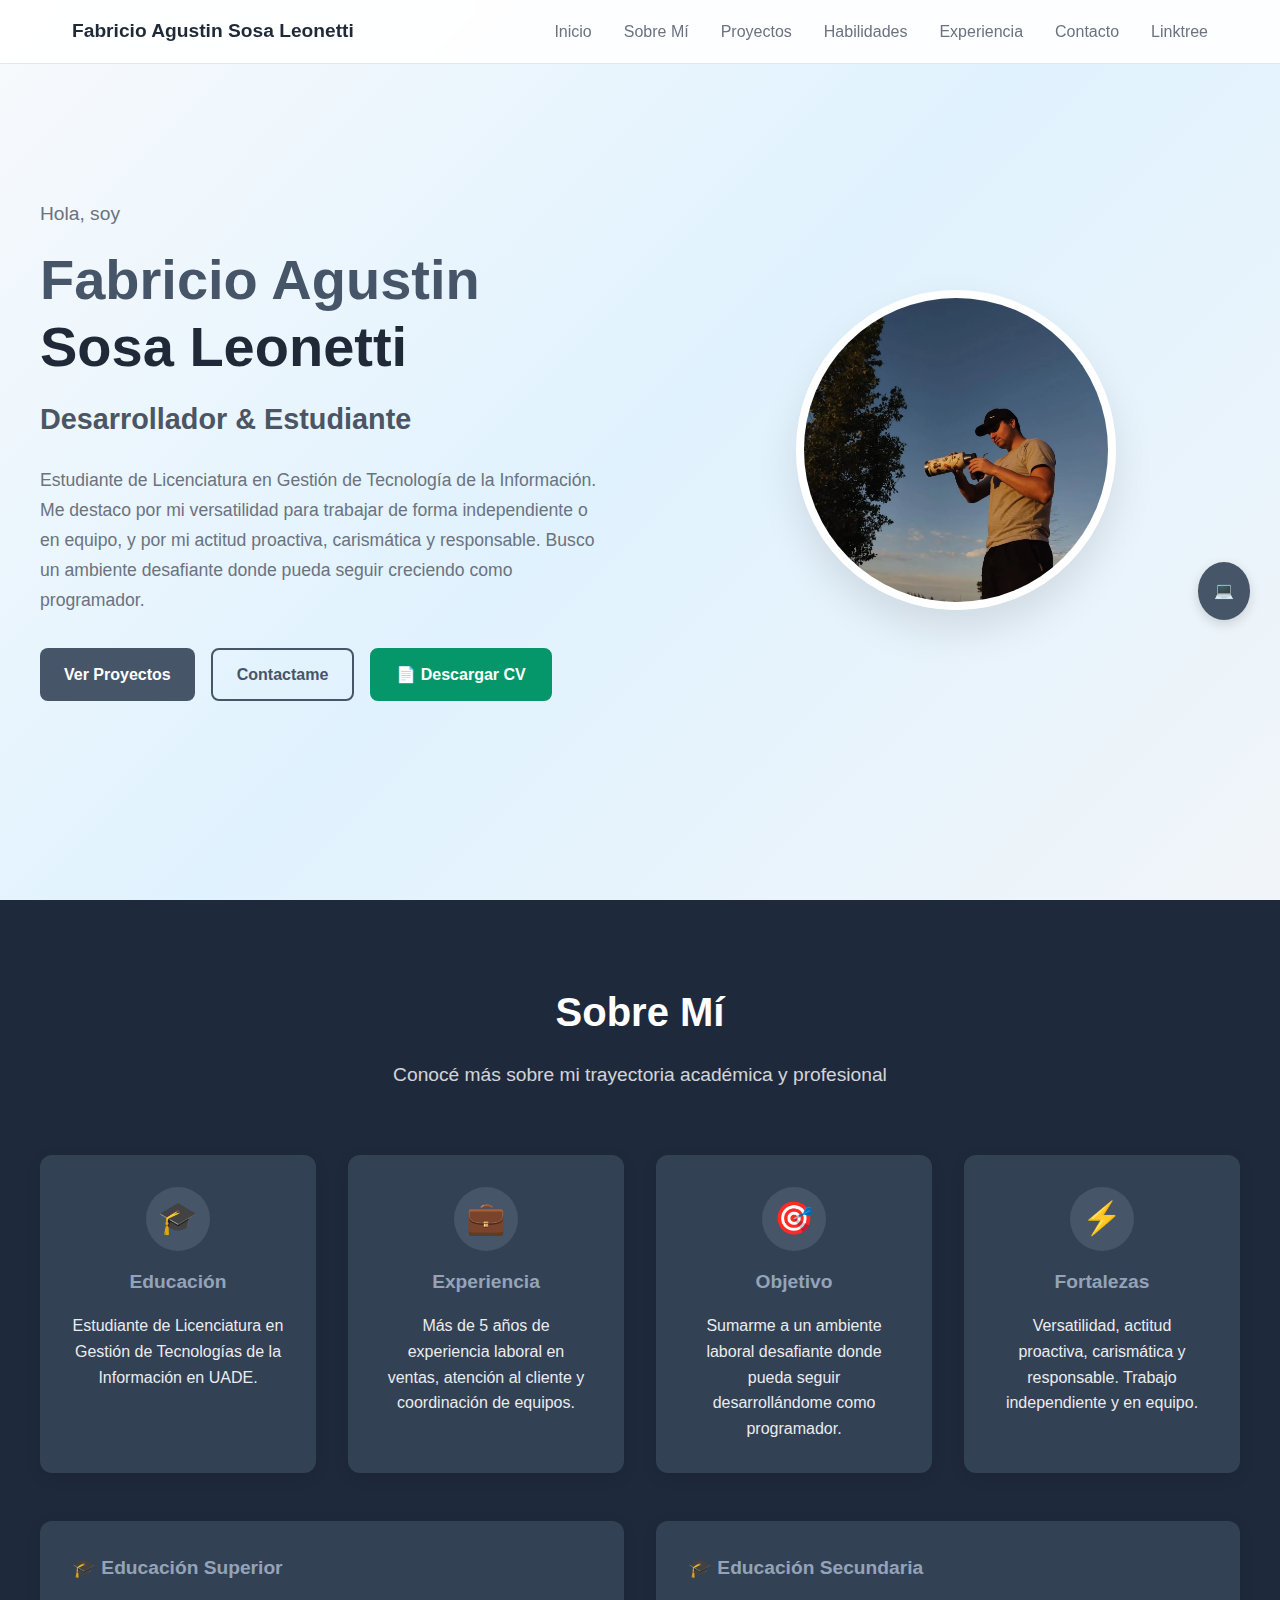
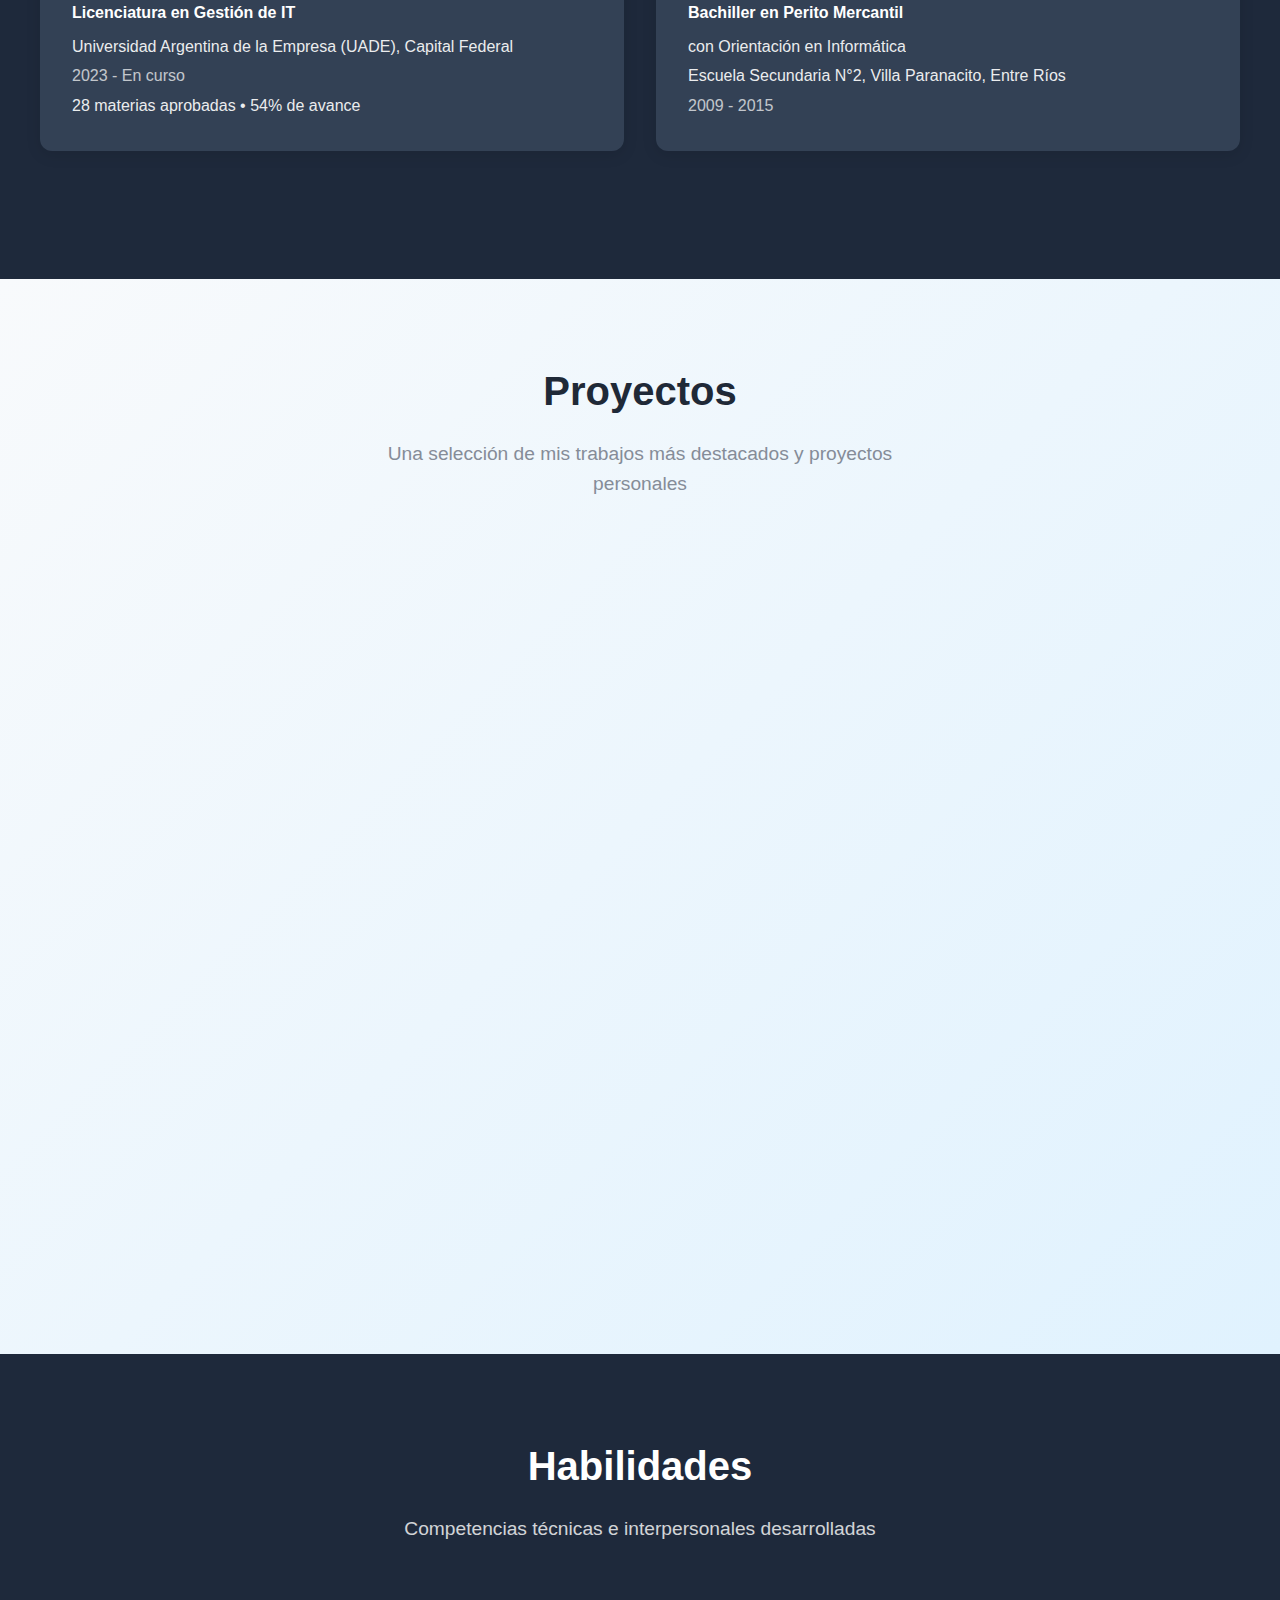
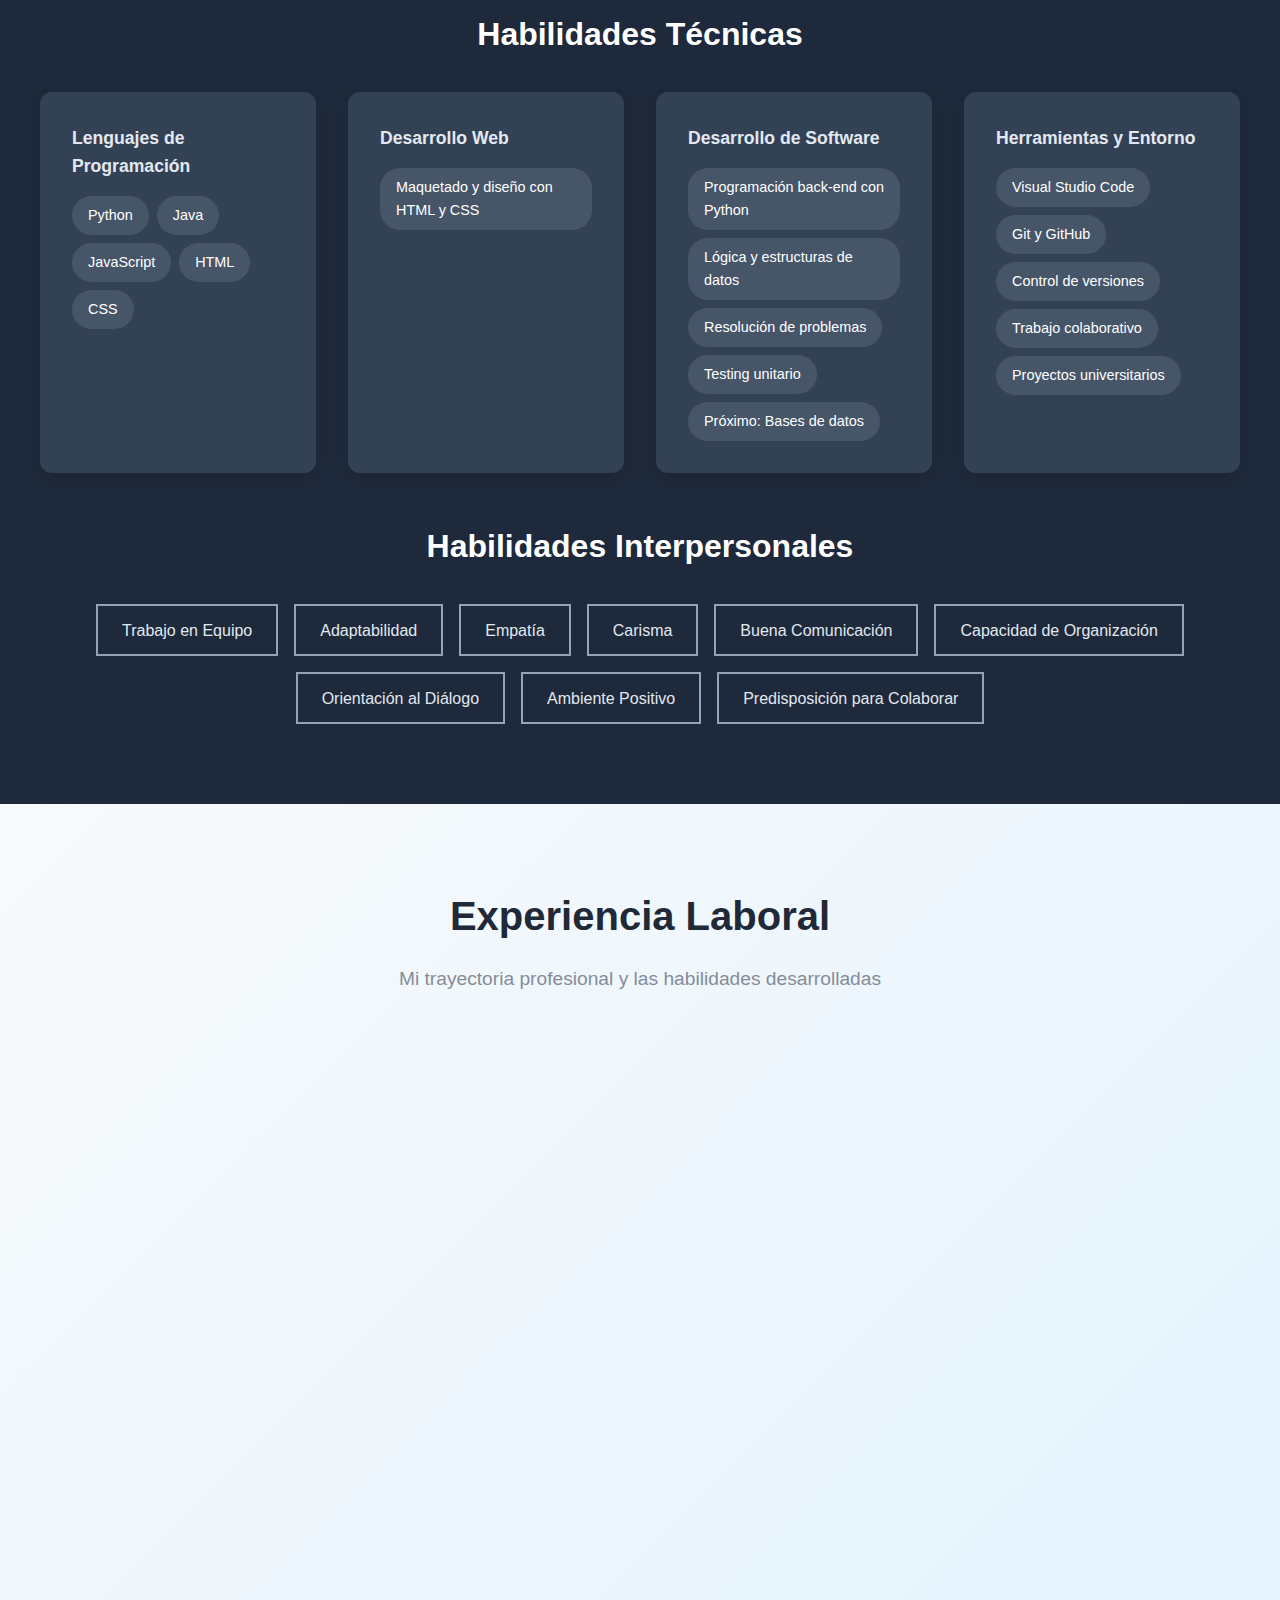
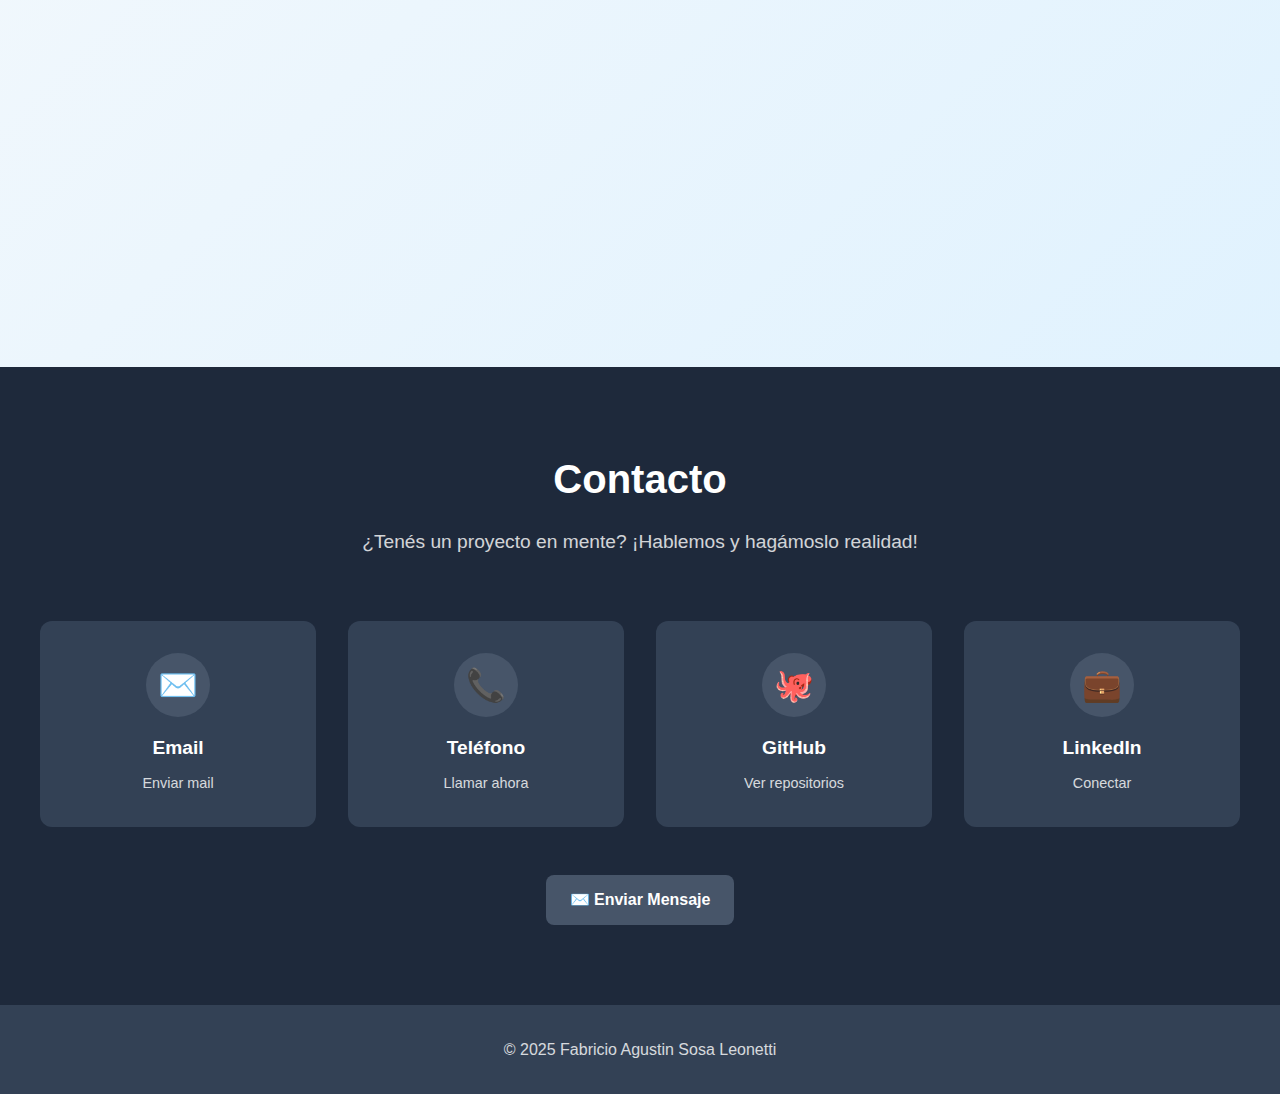
<file: index.html>
<!DOCTYPE html>
<html lang="es-AR">
<head>
    <meta charset="UTF-8">
    <meta name="viewport" content="width=device-width, initial-scale=1.0">
    <title>Portfolio - Fabricio Agustin Sosa Leonetti </title>
    <link rel="icon" href="Icono/wind.png" type="image/x-icon">
    <link rel="stylesheet" href="styles.css">
</head>
<body>
    <!-- Navegación -->
    <nav class="barra-navegacion">
        <div class="contenedor-navegacion">
            <div class="logo-navegacion">Fabricio Agustin Sosa Leonetti</div>
            <ul class="menu-navegacion" id="menuNavegacion">
                <li><a href="#inicio">Inicio</a></li>
                <li><a href="#sobre-mi">Sobre Mí</a></li>
                <li><a href="#proyectos">Proyectos</a></li>
                <li><a href="#habilidades">Habilidades</a></li>
                <li><a href="#experiencia">Experiencia</a></li>
                <li><a href="#contacto">Contacto</a></li>
                <li><a href="https://fsosaleonetti.github.io/linktree/" target="_blank">Linktree</a></li>
                
            </ul>
            <div class="menu-movil" id="menuMovil">
                <span></span>
                <span></span>
                <span></span>
            </div>
        </div>
    </nav>

    <!-- Sección Principal -->
    <section id="inicio" class="seccion-principal">
        <div class="contenedor-principal">
            <div class="contenido-principal">
                <p class="saludo-principal">Hola, soy</p>
                <h1 class="titulo-principal">
                    <span class="resaltado">Fabricio Agustin</span><br>
                    Sosa Leonetti
                </h1>
                <h2 class="subtitulo-principal">Desarrollador & Estudiante</h2>
                <p class="descripcion-principal">
                    Estudiante de Licenciatura en Gestión de Tecnología de la Información. Me destaco por mi versatilidad
                    para trabajar de forma independiente o en equipo, y por mi actitud proactiva, carismática y responsable.
                    Busco un ambiente desafiante donde pueda seguir creciendo como programador.
                </p>
                <div class="botones-principales">
                    <a href="#proyectos" class="boton boton-primario">Ver Proyectos</a>
                    <a href="mailto:fabricio.sosa.leonetti@outlook.com" class="boton boton-secundario">Contactame</a>
                    <a href="CV/Fabricio Sosa Leonetti - CV.pdf" download class="boton boton-terciario">📄 Descargar CV</a>
                </div>
            </div>
            <div class="imagen-principal">
                <img src="Foto/FabriMATE.webp" alt="Fabricio Sosa Leonetti" class="avatar-principal">
                <div class="insignia-principal">💻</div>
            </div>
        </div>
    </section>

    <!-- Sección Sobre Mí -->
    <section id="sobre-mi" class="seccion seccion-oscura">
        <div class="contenedor">
            <div class="encabezado-seccion">
                <h2 class="titulo-seccion">Sobre Mí</h2>
                <p class="subtitulo-seccion">Conocé más sobre mi trayectoria académica y profesional</p>
            </div>

            <div class="cuadricula-tarjetas">
                <div class="tarjeta tarjeta-oscura">
                    <div class="icono-tarjeta">🎓</div>
                    <h3 class="titulo-tarjeta" style="color: #94a3b8;">Educación</h3>
                    <p class="contenido-tarjeta">
                        Estudiante de Licenciatura en Gestión de Tecnologías de la Información en UADE.
                    </p>
                </div>

                <div class="tarjeta tarjeta-oscura">
                    <div class="icono-tarjeta">💼</div>
                    <h3 class="titulo-tarjeta" style="color: #94a3b8;">Experiencia</h3>
                    <p class="contenido-tarjeta">
                        Más de 5 años de experiencia laboral en ventas, atención al cliente y coordinación de equipos.
                    </p>
                </div>

                <div class="tarjeta tarjeta-oscura">
                    <div class="icono-tarjeta">🎯</div>
                    <h3 class="titulo-tarjeta" style="color: #94a3b8;">Objetivo</h3>
                    <p class="contenido-tarjeta">
                        Sumarme a un ambiente laboral desafiante donde pueda seguir desarrollándome como programador.
                    </p>
                </div>

                <div class="tarjeta tarjeta-oscura">
                    <div class="icono-tarjeta">⚡</div>
                    <h3 class="titulo-tarjeta" style="color: #94a3b8;">Fortalezas</h3>
                    <p class="contenido-tarjeta">
                        Versatilidad, actitud proactiva, carismática y responsable. Trabajo independiente y en equipo.
                    </p>
                </div>
            </div>

            <!-- Detalles de Educación -->
            <div class="cuadricula-tarjetas cuadricula-educacion">
                <div class="tarjeta tarjeta-oscura">
                    <h3 class="titulo-tarjeta" style="color: #94a3b8; text-align: left;">🎓 Educación Superior</h3>
                    <div style="text-align: left; margin-top: 1rem;">
                        <h4 style="font-weight: 600; margin-bottom: 0.5rem;">Licenciatura en Gestión de IT</h4>
                        <p style="opacity: 0.9; margin-bottom: 0.25rem;">Universidad Argentina de la Empresa (UADE), Capital Federal</p>
                        <p style="opacity: 0.7; margin-bottom: 0.25rem;">2023 - En curso</p>
                        <p style="opacity: 0.9;">28 materias aprobadas • 54% de avance</p>
                    </div>
                </div>

                <div class="tarjeta tarjeta-oscura">
                    <h3 class="titulo-tarjeta" style="color: #94a3b8; text-align: left;">🎓 Educación Secundaria</h3>
                    <div style="text-align: left; margin-top: 1rem;">
                        <h4 style="font-weight: 600; margin-bottom: 0.5rem;">Bachiller en Perito Mercantil</h4>
                        <p style="opacity: 0.9; margin-bottom: 0.25rem;">con Orientación en Informática</p>
                        <p style="opacity: 0.9; margin-bottom: 0.25rem;">Escuela Secundaria N°2, Villa Paranacito, Entre Ríos</p>
                        <p style="opacity: 0.7;">2009 - 2015</p>
                    </div>
                </div>
            </div>
        </div>
    </section>

    <!-- Sección Proyectos -->
    <section id="proyectos" class="seccion seccion-clara">
        <div class="contenedor">
            <div class="encabezado-seccion">
                <h2 class="titulo-seccion" style="color: #1f2937;">Proyectos</h2>
                <p class="subtitulo-seccion" style="color: #6b7280;">Una selección de mis trabajos más destacados y proyectos personales</p>
            </div>

            <div class="cuadricula-proyectos">
                <div class="tarjeta-proyecto aparecer-gradual">
                    <h3 class="titulo-proyecto">Página de Error 404</h3>
                    <p class="descripcion-proyecto">
                        Una página personalizada para cuando un usuario intenta acceder a una página que no existe. Diseño creativo con CSS y JavaScript interactivo.
                    </p>
                    <div class="tecnologias-proyecto">
                        <span class="etiqueta-tecnologia">HTML</span>
                        <span class="etiqueta-tecnologia">CSS</span>
                        <span class="etiqueta-tecnologia">JavaScript</span>
                    </div>
                    <a href="pagina-404.html" target="_blank" class="boton enlace-proyecto">🔗 Ver Proyecto</a>
                </div>

                <div class="tarjeta-proyecto aparecer-gradual">
                    <h3 class="titulo-proyecto">Galería de Imágenes</h3>
                    <p class="descripcion-proyecto">
                        Galería visual interactiva con efecto Lightbox, navegación por teclado y diseño responsivo. Perfecta para mostrar trabajos y proyectos.
                    </p>
                    <div class="tecnologias-proyecto">
                        <span class="etiqueta-tecnologia">HTML</span>
                        <span class="etiqueta-tecnologia">CSS</span>
                        <span class="etiqueta-tecnologia">JavaScript</span>
                    </div>
                    <a href="galeria-imagenes.html" target="_blank" class="boton enlace-proyecto">🔗 Ver Proyecto</a>
                </div>

                <div class="tarjeta-proyecto aparecer-gradual">
                    <h3 class="titulo-proyecto">Generador de Frases Aleatorias</h3>
                    <p class="descripcion-proyecto">
                        Aplicación que muestra frases motivacionales aleatorias con interfaz para agregar nuevas frases. Perfecta para inspiración diaria.
                    </p>
                    <div class="tecnologias-proyecto">
                        <span class="etiqueta-tecnologia">HTML</span>
                        <span class="etiqueta-tecnologia">CSS</span>
                        <span class="etiqueta-tecnologia">JavaScript</span>
                    </div>
                    <a href="generador-frases.html" target="_blank" class="boton enlace-proyecto">🔗 Ver Proyecto</a>
                </div>

                <div class="tarjeta-proyecto aparecer-gradual">
                    <h3 class="titulo-proyecto">Calculadora Básica</h3>
                    <p class="descripcion-proyecto">
                        Calculadora funcional con operaciones básicas, historial de cálculos y diseño responsivo. Interfaz intuitiva y fácil de usar.
                    </p>
                    <div class="tecnologias-proyecto">
                        <span class="etiqueta-tecnologia">HTML</span>
                        <span class="etiqueta-tecnologia">CSS</span>
                        <span class="etiqueta-tecnologia">JavaScript</span>
                    </div>
                    <a href="calculadora.html" target="_blank" class="boton enlace-proyecto">🔗 Ver Proyecto</a>
                </div>
            </div>
        </div>
    </section>

    <!-- Sección Habilidades -->
    <section id="habilidades" class="seccion seccion-oscura">
        <div class="contenedor">
            <div class="encabezado-seccion">
                <h2 class="titulo-seccion">Habilidades</h2>
                <p class="subtitulo-seccion">Competencias técnicas e interpersonales desarrolladas</p>
            </div>

            <!-- Habilidades Técnicas -->
            <div style="margin-bottom: 3rem;">
                <h3 style="font-size: 2rem; font-weight: bold; color: white; text-align: center; margin-bottom: 2rem;">Habilidades Técnicas</h3>
                <div class="cuadricula-habilidades">
                    <div class="tarjeta tarjeta-oscura">
                        <h4 style="color: #94a3b8; font-size: 1.1rem; margin-bottom: 1rem;">Lenguajes de Programación</h4>
                        <div class="etiquetas-habilidades">
                            <span class="etiqueta">Python</span>
                            <span class="etiqueta">Java</span>
                            <span class="etiqueta">JavaScript</span>
                            <span class="etiqueta">HTML</span>
                            <span class="etiqueta">CSS</span>
                        </div>
                    </div>

                    <div class="tarjeta tarjeta-oscura">
                        <h4 style="color: #94a3b8; font-size: 1.1rem; margin-bottom: 1rem;">Desarrollo Web</h4>
                        <div class="etiquetas-habilidades">
                            <span class="etiqueta">Maquetado y diseño con HTML y CSS</span>
                        </div>
                    </div>

                    <div class="tarjeta tarjeta-oscura">
                        <h4 style="color: #94a3b8; font-size: 1.1rem; margin-bottom: 1rem;">Desarrollo de Software</h4>
                        <div class="etiquetas-habilidades">
                            <span class="etiqueta">Programación back-end con Python</span>
                            <span class="etiqueta">Lógica y estructuras de datos</span>
                            <span class="etiqueta">Resolución de problemas</span>
                            <span class="etiqueta">Testing unitario</span>
                            <span class="etiqueta">Próximo: Bases de datos</span>
                        </div>
                    </div>

                    <div class="tarjeta tarjeta-oscura">
                        <h4 style="color: #94a3b8; font-size: 1.1rem; margin-bottom: 1rem;">Herramientas y Entorno</h4>
                        <div class="etiquetas-habilidades">
                            <span class="etiqueta">Visual Studio Code</span>
                            <span class="etiqueta">Git y GitHub</span>
                            <span class="etiqueta">Control de versiones</span>
                            <span class="etiqueta">Trabajo colaborativo</span>
                            <span class="etiqueta">Proyectos universitarios</span>
                        </div>
                    </div>
                </div>
            </div>

            <!-- Habilidades Interpersonales -->
            <div>
                <h3 style="font-size: 2rem; font-weight: bold; color: white; text-align: center; margin-bottom: 2rem;">Habilidades Interpersonales</h3>
                <div class="habilidades-interpersonales">
                    <span class="etiqueta-contorno">Trabajo en Equipo</span>
                    <span class="etiqueta-contorno">Adaptabilidad</span>
                    <span class="etiqueta-contorno">Empatía</span>
                    <span class="etiqueta-contorno">Carisma</span>
                    <span class="etiqueta-contorno">Buena Comunicación</span>
                    <span class="etiqueta-contorno">Capacidad de Organización</span>
                    <span class="etiqueta-contorno">Orientación al Diálogo</span>
                    <span class="etiqueta-contorno">Ambiente Positivo</span>
                    <span class="etiqueta-contorno">Predisposición para Colaborar</span>
                </div>
            </div>
        </div>
    </section>

    <!-- Sección Experiencia -->
    <section id="experiencia" class="seccion seccion-clara">
        <div class="contenedor">
            <div class="encabezado-seccion">
                <h2 class="titulo-seccion" style="color: #1f2937;">Experiencia Laboral</h2>
                <p class="subtitulo-seccion" style="color: #6b7280;">Mi trayectoria profesional y las habilidades desarrolladas</p>
            </div>

            <div class="lista-experiencia">
                <div class="elemento-experiencia aparecer-gradual">
                    <div class="encabezado-experiencia">
                        <div>
                            <h3 class="titulo-experiencia">Repartidor de Correspondencia</h3>
                            <p class="empresa-experiencia">Correo Argentino</p>
                        </div>
                        <div class="meta-experiencia">
                            <p class="periodo-experiencia">Abr. 2020 - Jul. 2021</p>
                            <p class="ubicacion-experiencia">📍 Gualeguaychú, Entre Ríos</p>
                        </div>
                    </div>
                    <p>Organización de rutas y entrega eficiente de correspondencia a domicilio.</p>
                </div>

                <div class="elemento-experiencia aparecer-gradual">
                    <div class="encabezado-experiencia">
                        <div>
                            <h3 class="titulo-experiencia">Bartender y Encargado de Caja</h3>
                            <p class="empresa-experiencia">Bares y Boliches</p>
                        </div>
                        <div class="meta-experiencia">
                            <p class="periodo-experiencia">Sep. 2016 - Mar. 2020</p>
                            <p class="ubicacion-experiencia">📍 Gualeguaychú, Entre Ríos</p>
                        </div>
                    </div>
                    <p>Manejo de caja durante toda la jornada. Atención al cliente y preparación de tragos.</p>
                </div>

                <div class="elemento-experiencia aparecer-gradual">
                    <div class="encabezado-experiencia">
                        <div>
                            <h3 class="titulo-experiencia">Jefe de Ventas</h3>
                            <p class="empresa-experiencia">De Punta A Punta Viajes</p>
                        </div>
                        <div class="meta-experiencia">
                            <p class="periodo-experiencia">Abr. 2016 - Oct. 2019</p>
                            <p class="ubicacion-experiencia">📍 Gualeguaychú, Entre Ríos</p>
                        </div>
                    </div>
                    <p>Venta de paquetes turísticos estudiantiles. Coordinación de grupos en viajes. Coordinación de reuniones informativas con padres y estudiantes.</p>
                </div>

                <div class="elemento-experiencia aparecer-gradual">
                    <div class="encabezado-experiencia">
                        <div>
                            <h3 class="titulo-experiencia">Responsable de Ventas</h3>
                            <p class="empresa-experiencia">Travel Rock S.A.</p>
                        </div>
                        <div class="meta-experiencia">
                            <p class="periodo-experiencia">May. 2016 - Sep. 2019</p>
                            <p class="ubicacion-experiencia">📍 Gualeguaychú, Entre Ríos</p>
                        </div>
                    </div>
                    <p>Asesoramiento sobre servicios y financiación. Coordinación de grupos en viajes.</p>
                </div>
            </div>
        </div>
    </section>

    <!-- Sección Contacto -->
    <section id="contacto" class="seccion seccion-oscura">
        <div class="contenedor">
            <div class="encabezado-seccion">
                <h2 class="titulo-seccion">Contacto</h2>
                <p class="subtitulo-seccion">¿Tenés un proyecto en mente? ¡Hablemos y hagámoslo realidad!</p>
            </div>

            <div class="cuadricula-contacto">
                <a href="mailto:fabricio.sosa.leonetti@outlook.com" class="tarjeta-contacto">
                    <div class="icono-contacto">✉️</div>
                    <h3 class="titulo-contacto">Email</h3>
                    <p class="subtitulo-contacto">Enviar mail</p>
                </a>

                <a href="tel:+5411265563733" class="tarjeta-contacto">
                    <div class="icono-contacto">📞</div>
                    <h3 class="titulo-contacto">Teléfono</h3>
                    <p class="subtitulo-contacto">Llamar ahora</p>
                </a>

                <a href="https://github.com/Fsosaleonetti" target="_blank" class="tarjeta-contacto">
                    <div class="icono-contacto">🐙</div>
                    <h3 class="titulo-contacto">GitHub</h3>
                    <p class="subtitulo-contacto">Ver repositorios</p>
                </a>

                <a href="https://www.linkedin.com/in/fabricio-agustin-sosa-leonetti-2b726b20a/" target="_blank" class="tarjeta-contacto">
                    <div class="icono-contacto">💼</div>
                    <h3 class="titulo-contacto">LinkedIn</h3>
                    <p class="subtitulo-contacto">Conectar</p>
                </a>
            </div>

            <div style="text-align: center; margin-top: 2rem;">
                <a href="mailto:fabricio.sosa.leonetti@outlook.com" class="boton boton-primario">
                    ✉️ Enviar Mensaje
                </a>
            </div>
        </div>
    </section>

    <!-- Pie de página -->
    <footer class="pie-pagina">
        <div class="contenedor">
            <p>© 2025 Fabricio Agustin Sosa Leonetti</p>
        </div>
    </footer>

    <script>
        // Alternar menú móvil
        const menuMovil = document.getElementById('menuMovil');
        const menuNavegacion = document.getElementById('menuNavegacion');

        menuMovil.addEventListener('click', () => {
            menuMovil.classList.toggle('activo');
            menuNavegacion.classList.toggle('activo');
        });

        // Cerrar menú móvil al hacer clic en un enlace
        document.querySelectorAll('.menu-navegacion a').forEach(enlace => {
            enlace.addEventListener('click', () => {
                menuMovil.classList.remove('activo');
                menuNavegacion.classList.remove('activo');
            });
        });

        // Desplazamiento suave para enlaces de navegación
        document.querySelectorAll('a[href^="#"]').forEach(ancla => {
            ancla.addEventListener('click', function (e) {
                e.preventDefault();
                const objetivo = document.querySelector(this.getAttribute('href'));
                if (objetivo) {
                    objetivo.scrollIntoView({
                        behavior: 'smooth',
                        block: 'start'
                    });
                }
            });
        });

        // Animación de aparición gradual al hacer scroll
        const opcionesObservador = {
            threshold: 0.1,
            rootMargin: '0px 0px -50px 0px'
        };

        const observador = new IntersectionObserver((entradas) => {
            entradas.forEach(entrada => {
                if (entrada.isIntersecting) {
                    entrada.target.classList.add('visible');
                }
            });
        }, opcionesObservador);

        // Observar todos los elementos con aparición gradual
        document.querySelectorAll('.aparecer-gradual').forEach(elemento => {
            observador.observe(elemento);
        });

        // Agregar estado activo a la navegación basado en la posición del scroll
        window.addEventListener('scroll', () => {
            const secciones = document.querySelectorAll('section[id]');
            const enlacesNavegacion = document.querySelectorAll('.menu-navegacion a');
            
            let actual = '';
            secciones.forEach(seccion => {
                const topSeccion = seccion.offsetTop;
                const alturaSeccion = seccion.clientHeight;
                if (scrollY >= (topSeccion - 200)) {
                    actual = seccion.getAttribute('id');
                }
            });

            enlacesNavegacion.forEach(enlace => {
                enlace.classList.remove('activo');
                if (enlace.getAttribute('href') === `#${actual}`) {
                    enlace.classList.add('activo');
                }
            });
        });

        // Agregar algunos efectos interactivos
        document.querySelectorAll('.tarjeta, .tarjeta-proyecto, .tarjeta-contacto').forEach(tarjeta => {
            tarjeta.addEventListener('mouseenter', function() {
                this.style.transform = 'translateY(-5px) scale(1.02)';
            });
            
            tarjeta.addEventListener('mouseleave', function() {
                this.style.transform = 'translateY(0) scale(1)';
            });
        });

        // Agregar efecto de escritura al título principal (opcional)
        function efectoEscritura(elemento, texto, velocidad = 100) {
            let i = 0;
            elemento.innerHTML = '';
            function escribir() {
                if (i < texto.length) {
                    elemento.innerHTML += texto.charAt(i);
                    i++;
                    setTimeout(escribir, velocidad);
                }
            }
            escribir();
        }

        // Inicializar efecto de escritura al cargar la página
        window.addEventListener('load', () => {
            const tituloPrincipal = document.querySelector('.titulo-principal');
            const textoOriginal = tituloPrincipal.innerHTML;
            // Descomenta la línea siguiente si quieres el efecto de escritura
            // efectoEscritura(tituloPrincipal, textoOriginal, 50);
        });
    </script>
</body>
</html>
</file>
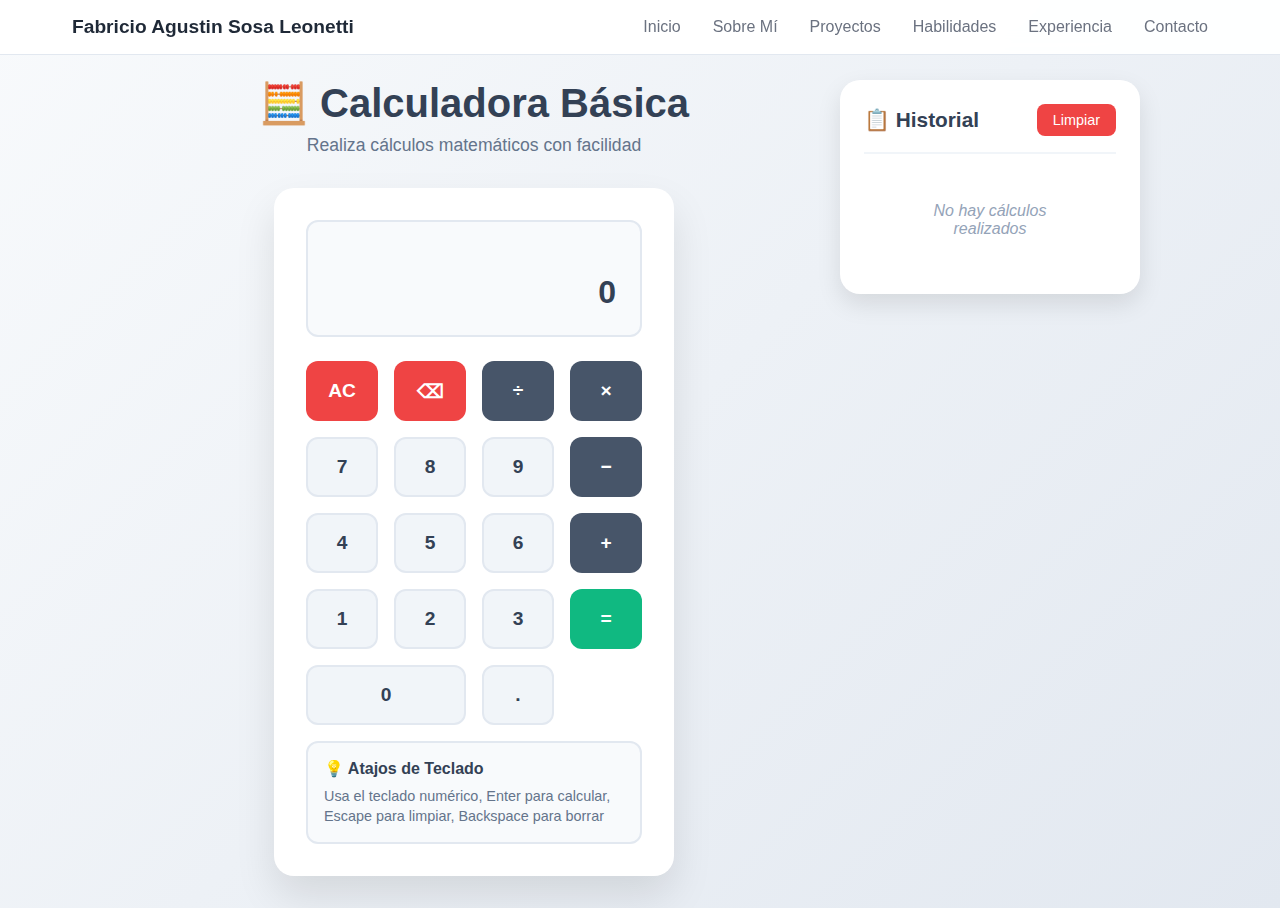
<file: calculadora.html>
<!DOCTYPE html>
<html lang="es">
<head>
    <meta charset="UTF-8">
    <meta name="viewport" content="width=device-width, initial-scale=1.0">
    <title>Calculadora Básica - Portafolio</title>
    <link rel="icon" href="Icono/wind.png" type="image/x-icon">
    <link rel="stylesheet" href="calculadora-styles.css">

</head>
<body>
    <!-- Navegación -->
    <nav class="barra-navegacion">
        <div class="contenedor-navegacion">
            <div class="logo-navegacion">
                <a href="index.html" style="text-decoration: none; color: inherit;">Fabricio Agustin Sosa Leonetti</a>
            </div>
            <ul class="menu-navegacion" id="menuNavegacion">
                <li><a href="index.html#inicio">Inicio</a></li>
                <li><a href="index.html#sobre-mi">Sobre Mí</a></li>
                <li><a href="index.html#proyectos">Proyectos</a></li>
                <li><a href="index.html#habilidades">Habilidades</a></li>
                <li><a href="index.html#experiencia">Experiencia</a></li>
                <li><a href="index.html#contacto">Contacto</a></li>
            </ul>
            <div class="menu-movil" id="menuMovil">
                <span></span>
                <span></span>
                <span></span>
            </div>
        </div>
    </nav>

    <div class="contenedor">
        <div class="seccion-calculadora">
            <div class="encabezado">
                <h1>🧮 Calculadora Básica</h1>
                <p>Realiza cálculos matemáticos con facilidad</p>
            </div>

            <div class="calculadora">
                <div class="pantalla">
                    <div class="pantalla-anterior" id="operandoAnterior"></div>
                    <div class="pantalla-actual" id="operandoActual">0</div>
                </div>

                <div class="botones">
                    <button class="boton boton-limpiar" onclick="calculadora.limpiar()">AC</button>
                    <button class="boton boton-limpiar" onclick="calculadora.borrar()">⌫</button>
                    <button class="boton boton-operador" onclick="calculadora.elegirOperacion('/')" data-operacion="/">÷</button>
                    <button class="boton boton-operador" onclick="calculadora.elegirOperacion('*')" data-operacion="*">×</button>

                    <button class="boton boton-numero" onclick="calculadora.agregarNumero('7')">7</button>
                    <button class="boton boton-numero" onclick="calculadora.agregarNumero('8')">8</button>
                    <button class="boton boton-numero" onclick="calculadora.agregarNumero('9')">9</button>
                    <button class="boton boton-operador" onclick="calculadora.elegirOperacion('-')" data-operacion="-">−</button>

                    <button class="boton boton-numero" onclick="calculadora.agregarNumero('4')">4</button>
                    <button class="boton boton-numero" onclick="calculadora.agregarNumero('5')">5</button>
                    <button class="boton boton-numero" onclick="calculadora.agregarNumero('6')">6</button>
                    <button class="boton boton-operador" onclick="calculadora.elegirOperacion('+')" data-operacion="+">+</button>

                    <button class="boton boton-numero" onclick="calculadora.agregarNumero('1')">1</button>
                    <button class="boton boton-numero" onclick="calculadora.agregarNumero('2')">2</button>
                    <button class="boton boton-numero" onclick="calculadora.agregarNumero('3')">3</button>
                    <button class="boton boton-igual" onclick="calculadora.calcular()" rowspan="2">=</button>

                    <button class="boton boton-numero boton-expandir-2" onclick="calculadora.agregarNumero('0')">0</button>
                    <button class="boton boton-numero" onclick="calculadora.agregarNumero('.')">.</button>
                </div>

                <div class="sugerencia-teclado">
                    <h4>💡 Atajos de Teclado</h4>
                    <p>Usa el teclado numérico, Enter para calcular, Escape para limpiar, Backspace para borrar</p>
                </div>
            </div>
        </div>

        <div class="seccion-historial">
            <div class="encabezado-historial">
                <h3 class="titulo-historial">📋 Historial</h3>
                <button class="limpiar-historial" onclick="calculadora.limpiarHistorial()">Limpiar</button>
            </div>
            <div class="lista-historial" id="listaHistorial">
                <div class="sin-historial">No hay cálculos realizados</div>
            </div>
        </div>
    </div>

    <script>
        class Calculadora {
            constructor() {
                this.operandoActual = '0';
                this.operandoAnterior = '';
                this.operacion = undefined;
                this.debeReiniciarPantalla = false;
                this.historial = JSON.parse(localStorage.getItem('historialCalculadora')) || [];
                
                this.elementoOperandoActual = document.getElementById('operandoActual');
                this.elementoOperandoAnterior = document.getElementById('operandoAnterior');
                this.elementoListaHistorial = document.getElementById('listaHistorial');
                
                this.inicializarSoporteTeclado();
                this.actualizarPantalla();
                this.actualizarHistorial();
            }

            inicializarSoporteTeclado() {
                document.addEventListener('keydown', (e) => {
                    // Números
                    if (e.key >= '0' && e.key <= '9') {
                        this.agregarNumero(e.key);
                    }
                    
                    // Operadores
                    if (e.key === '+' || e.key === '-' || e.key === '*' || e.key === '/') {
                        this.elegirOperacion(e.key);
                    }
                    
                    // Punto decimal
                    if (e.key === '.' || e.key === ',') {
                        this.agregarNumero('.');
                    }
                    
                    // Igual
                    if (e.key === 'Enter' || e.key === '=') {
                        e.preventDefault();
                        this.calcular();
                    }
                    
                    // Limpiar
                    if (e.key === 'Escape') {
                        this.limpiar();
                    }
                    
                    // Borrar
                    if (e.key === 'Backspace') {
                        e.preventDefault();
                        this.borrar();
                    }
                });
            }

            agregarNumero(numero) {
                if (numero === '.' && this.operandoActual.includes('.')) return;
                
                if (this.debeReiniciarPantalla) {
                    this.operandoActual = '';
                    this.debeReiniciarPantalla = false;
                }
                
                if (this.operandoActual === '0' && numero !== '.') {
                    this.operandoActual = numero;
                } else {
                    this.operandoActual += numero;
                }
                
                this.actualizarPantalla();
            }

            elegirOperacion(operacion) {
                if (this.operandoActual === '') return;
                
                if (this.operandoAnterior !== '') {
                    this.calcular();
                }
                
                this.operacion = operacion;
                this.operandoAnterior = this.operandoActual;
                this.operandoActual = '';
                this.debeReiniciarPantalla = false;
                
                // Resaltar operación activa
                this.resaltarOperacion(operacion);
                this.actualizarPantalla();
            }

            resaltarOperacion(operacion) {
                // Remover resaltados previos
                document.querySelectorAll('.boton-operador').forEach(boton => {
                    boton.classList.remove('activo');
                });
                
                // Agregar resaltado a la operación actual
                const botonOperacion = document.querySelector(`[data-operacion="${operacion}"]`);
                if (botonOperacion) {
                    botonOperacion.classList.add('activo');
                }
            }

            calcular() {
                let calculo;
                const anterior = parseFloat(this.operandoAnterior);
                const actual = parseFloat(this.operandoActual);
                
                if (isNaN(anterior) || isNaN(actual)) return;
                
                const expresion = `${this.operandoAnterior} ${this.obtenerSimboloOperacion(this.operacion)} ${this.operandoActual}`;
                
                switch (this.operacion) {
                    case '+':
                        calculo = anterior + actual;
                        break;
                    case '-':
                        calculo = anterior - actual;
                        break;
                    case '*':
                        calculo = anterior * actual;
                        break;
                    case '/':
                        if (actual === 0) {
                            this.mostrarError('No se puede dividir por cero');
                            return;
                        }
                        calculo = anterior / actual;
                        break;
                    default:
                        return;
                }
                
                // Redondear para evitar problemas de precisión de punto flotante
                calculo = Math.round((calculo + Number.EPSILON) * 100000000) / 100000000;
                
                // Agregar al historial
                this.agregarAlHistorial(expresion, calculo.toString());
                
                this.operandoActual = calculo.toString();
                this.operacion = undefined;
                this.operandoAnterior = '';
                this.debeReiniciarPantalla = true;
                
                // Remover resaltado de operación
                document.querySelectorAll('.boton-operador').forEach(boton => {
                    boton.classList.remove('activo');
                });
                
                this.actualizarPantalla();
            }

            obtenerSimboloOperacion(operacion) {
                switch (operacion) {
                    case '+': return '+';
                    case '-': return '−';
                    case '*': return '×';
                    case '/': return '÷';
                    default: return operacion;
                }
            }

            borrar() {
                if (this.debeReiniciarPantalla) {
                    this.debeReiniciarPantalla = false;
                    return;
                }
                
                this.operandoActual = this.operandoActual.slice(0, -1);
                if (this.operandoActual === '') {
                    this.operandoActual = '0';
                }
                this.actualizarPantalla();
            }

            limpiar() {
                this.operandoActual = '0';
                this.operandoAnterior = '';
                this.operacion = undefined;
                this.debeReiniciarPantalla = false;
                
                // Remover resaltados de operación
                document.querySelectorAll('.boton-operador').forEach(boton => {
                    boton.classList.remove('activo');
                });
                
                this.actualizarPantalla();
            }

            mostrarError(mensaje) {
                this.elementoOperandoActual.textContent = mensaje;
                this.elementoOperandoActual.classList.add('error');
                
                setTimeout(() => {
                    this.elementoOperandoActual.classList.remove('error');
                    this.limpiar();
                }, 2000);
            }

            agregarAlHistorial(expresion, resultado) {
                const elementoHistorial = {
                    expresion: expresion,
                    resultado: resultado,
                    marcaTiempo: new Date().toLocaleString('es-ES')
                };
                
                this.historial.unshift(elementoHistorial);
                
                // Mantener solo los últimos 50 cálculos
                if (this.historial.length > 50) {
                    this.historial = this.historial.slice(0, 50);
                }
                
                localStorage.setItem('historialCalculadora', JSON.stringify(this.historial));
                this.actualizarHistorial();
            }

            actualizarHistorial() {
                if (this.historial.length === 0) {
                    this.elementoListaHistorial.innerHTML = '<div class="sin-historial">No hay cálculos realizados</div>';
                    return;
                }
                
                this.elementoListaHistorial.innerHTML = this.historial.map(elemento => `
                    <div class="elemento-historial" onclick="calculadora.usarResultadoHistorial('${elemento.resultado}')">
                        <div class="expresion-historial">${elemento.expresion}</div>
                        <div class="resultado-historial">= ${elemento.resultado}</div>
                    </div>
                `).join('');
            }

            usarResultadoHistorial(resultado) {
                this.operandoActual = resultado;
                this.debeReiniciarPantalla = true;
                this.actualizarPantalla();
            }

            limpiarHistorial() {
                if (confirm('¿Estás seguro de que quieres limpiar todo el historial?')) {
                    this.historial = [];
                    localStorage.removeItem('historialCalculadora');
                    this.actualizarHistorial();
                }
            }

            formatearNumero(numero) {
                const numeroString = numero.toString();
                const digitosEnteros = parseFloat(numeroString.split('.')[0]);
                const digitosDecimales = numeroString.split('.')[1];
                
                let mostrarEnteros;
                if (isNaN(digitosEnteros)) {
                    mostrarEnteros = '';
                } else {
                    mostrarEnteros = digitosEnteros.toLocaleString('es-ES', {
                        maximumFractionDigits: 0
                    });
                }
                
                if (digitosDecimales != null) {
                    return `${mostrarEnteros}.${digitosDecimales}`;
                } else {
                    return mostrarEnteros;
                }
            }

            actualizarPantalla() {
                if (this.operandoActual.length > 12) {
                    this.elementoOperandoActual.style.fontSize = '1.2rem';
                } else {
                    this.elementoOperandoActual.style.fontSize = '';
                }
                
                this.elementoOperandoActual.textContent = this.formatearNumero(this.operandoActual);
                
                if (this.operacion != null) {
                    this.elementoOperandoAnterior.textContent = 
                        `${this.formatearNumero(this.operandoAnterior)} ${this.obtenerSimboloOperacion(this.operacion)}`;
                } else {
                    this.elementoOperandoAnterior.textContent = '';
                }
            }
        }

        // Inicializar calculadora
        const calculadora = new Calculadora();

        // Agregar retroalimentación visual para presiones de botones
        document.querySelectorAll('.boton').forEach(boton => {
            boton.addEventListener('mousedown', () => {
                boton.style.transform = 'translateY(0)';
            });
            
            boton.addEventListener('mouseup', () => {
                setTimeout(() => {
                    boton.style.transform = '';
                }, 100);
            });
        });

        // Prevenir menú contextual en botones
        document.querySelectorAll('.boton').forEach(boton => {
            boton.addEventListener('contextmenu', (e) => {
                e.preventDefault();
            });
        });

        // Menú móvil
        const menuMovil = document.getElementById('menuMovil');
        const menuNavegacion = document.getElementById('menuNavegacion');

        if (menuMovil && menuNavegacion) {
            menuMovil.addEventListener('click', () => {
                menuMovil.classList.toggle('activo');
                menuNavegacion.classList.toggle('activo');
            });

            // Cerrar menú móvil al hacer clic en un enlace
            document.querySelectorAll('.menu-navegacion a').forEach(enlace => {
                enlace.addEventListener('click', () => {
                    menuMovil.classList.remove('activo');
                    menuNavegacion.classList.remove('activo');
                });
            });
        }
    </script>
</body>
</html>
</file>
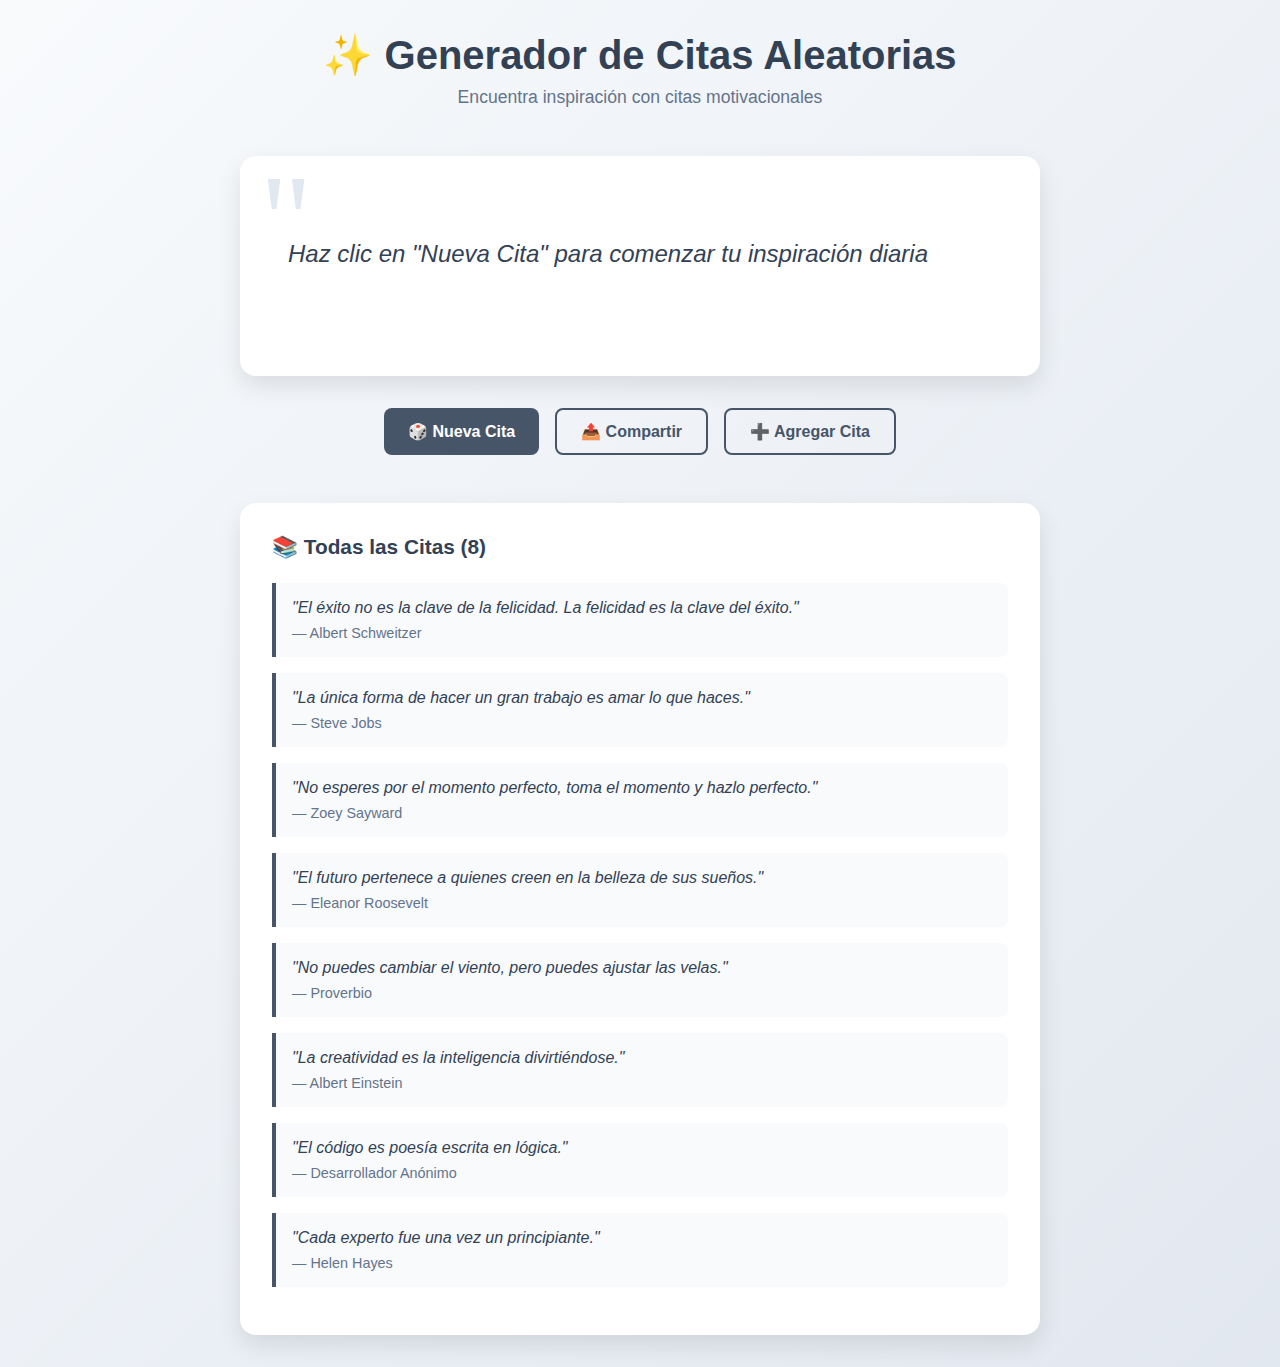
<file: generador-citas.html>
<!DOCTYPE html>
<html lang="es">
<head>
    <meta charset="UTF-8">
    <meta name="viewport" content="width=device-width, initial-scale=1.0">
    <title>Generador de Citas Aleatorias</title>
    <link rel="icon" href="Icono/wind.png" type="image/x-icon">
    <link rel="stylesheet" href="generador-citas-styles.css">
</head>
<body>
    <div class="contenedor">
        <div class="encabezado">
            <h1>✨ Generador de Citas Aleatorias</h1>
            <p>Encuentra inspiración con citas motivacionales</p>
        </div>

        <div class="contenedor-cita" id="contenedorCita">
            <div class="texto-cita" id="textoCita">
                Haz clic en "Nueva Cita" para comenzar tu inspiración diaria
            </div>
            <div class="autor-cita" id="autorCita" style="display: none;">
                Autor
            </div>
        </div>

        <div class="controles">
            <button class="boton boton-primario" id="botonNuevaCita">
                🎲 Nueva Cita
            </button>
            <button class="boton boton-secundario" id="botonCompartir">
                📤 Compartir
            </button>
            <button class="boton boton-secundario" id="botonAlternarAgregar">
                ➕ Agregar Cita
            </button>
        </div>

        <div class="seccion-agregar-cita" id="seccionAgregarCita" style="display: none;">
            <h3>Agregar Nueva Cita</h3>
            <form id="formularioAgregarCita">
                <div class="grupo-formulario">
                    <label for="nuevoTextoCita">Cita:</label>
                    <textarea id="nuevoTextoCita" placeholder="Escribe aquí la cita motivacional..." required></textarea>
                </div>
                <div class="grupo-formulario">
                    <label for="nuevoAutorCita">Autor:</label>
                    <input type="text" id="nuevoAutorCita" placeholder="Nombre del autor" required>
                </div>
                <button type="submit" class="boton boton-primario">
                    💾 Guardar Cita
                </button>
            </form>
        </div>

        <div class="lista-citas">
            <h3>📚 Todas las Citas (<span id="contadorCitas">0</span>)</h3>
            <div id="listaCitas"></div>
        </div>
    </div>

    <script>
        class GeneradorCitas {
            constructor() {
                this.citas = [
                    {
                        texto: "El éxito no es la clave de la felicidad. La felicidad es la clave del éxito.",
                        autor: "Albert Schweitzer"
                    },
                    {
                        texto: "La única forma de hacer un gran trabajo es amar lo que haces.",
                        autor: "Steve Jobs"
                    },
                    {
                        texto: "No esperes por el momento perfecto, toma el momento y hazlo perfecto.",
                        autor: "Zoey Sayward"
                    },
                    {
                        texto: "El futuro pertenece a quienes creen en la belleza de sus sueños.",
                        autor: "Eleanor Roosevelt"
                    },
                    {
                        texto: "No puedes cambiar el viento, pero puedes ajustar las velas.",
                        autor: "Proverbio"
                    },
                    {
                        texto: "La creatividad es la inteligencia divirtiéndose.",
                        autor: "Albert Einstein"
                    },
                    {
                        texto: "El código es poesía escrita en lógica.",
                        autor: "Desarrollador Anónimo"
                    },
                    {
                        texto: "Cada experto fue una vez un principiante.",
                        autor: "Helen Hayes"
                    }
                ];
                
                this.indiceCitaActual = -1;
                this.cargarCitasDelAlmacenamiento();
                this.inicializarEventos();
                this.actualizarListaCitas();
                this.actualizarContadorCitas();
            }

            cargarCitasDelAlmacenamiento() {
                const citasGuardadas = localStorage.getItem('citasPersonalizadas');
                if (citasGuardadas) {
                    const citasPersonalizadas = JSON.parse(citasGuardadas);
                    this.citas = [...this.citas, ...citasPersonalizadas];
                }
            }

            guardarCitasEnAlmacenamiento() {
                const citasPersonalizadas = this.citas.slice(8); // Solo guardar las citas personalizadas
                localStorage.setItem('citasPersonalizadas', JSON.stringify(citasPersonalizadas));
            }

            inicializarEventos() {
                document.getElementById('botonNuevaCita').addEventListener('click', () => {
                    this.mostrarCitaAleatoria();
                });

                document.getElementById('botonCompartir').addEventListener('click', () => {
                    this.compartirCita();
                });

                document.getElementById('botonAlternarAgregar').addEventListener('click', () => {
                    this.alternarSeccionAgregar();
                });

                document.getElementById('formularioAgregarCita').addEventListener('submit', (e) => {
                    e.preventDefault();
                    this.agregarNuevaCita();
                });

                // Mostrar una cita aleatoria al cargar
                setTimeout(() => this.mostrarCitaAleatoria(), 1000);
            }

            mostrarCitaAleatoria() {
                if (this.citas.length === 0) return;

                const contenedor = document.getElementById('contenedorCita');
                contenedor.classList.add('cargando');

                setTimeout(() => {
                    let nuevoIndice;
                    do {
                        nuevoIndice = Math.floor(Math.random() * this.citas.length);
                    } while (nuevoIndice === this.indiceCitaActual && this.citas.length > 1);

                    this.indiceCitaActual = nuevoIndice;
                    const cita = this.citas[this.indiceCitaActual];

                    document.getElementById('textoCita').textContent = cita.texto;
                    document.getElementById('autorCita').textContent = cita.autor;
                    document.getElementById('autorCita').style.display = 'block';

                    contenedor.classList.remove('cargando');
                    contenedor.classList.add('aparecer-gradual');

                    setTimeout(() => {
                        contenedor.classList.remove('aparecer-gradual');
                    }, 500);
                }, 300);
            }

            compartirCita() {
                if (this.indiceCitaActual === -1) {
                    alert('Primero selecciona una cita para compartir');
                    return;
                }

                const cita = this.citas[this.indiceCitaActual];
                const textoCompartir = `"${cita.texto}" - ${cita.autor}`;

                if (navigator.share) {
                    navigator.share({
                        title: 'Cita Inspiracional',
                        text: textoCompartir
                    });
                } else {
                    navigator.clipboard.writeText(textoCompartir).then(() => {
                        alert('¡Cita copiada al portapapeles!');
                    });
                }
            }

            alternarSeccionAgregar() {
                const seccion = document.getElementById('seccionAgregarCita');
                const esVisible = seccion.style.display !== 'none';
                seccion.style.display = esVisible ? 'none' : 'block';
                
                const boton = document.getElementById('botonAlternarAgregar');
                boton.textContent = esVisible ? '➕ Agregar Cita' : '❌ Cerrar';
            }

            agregarNuevaCita() {
                const texto = document.getElementById('nuevoTextoCita').value.trim();
                const autor = document.getElementById('nuevoAutorCita').value.trim();

                if (!texto || !autor) {
                    alert('Por favor, completa todos los campos');
                    return;
                }

                const nuevaCita = { texto, autor };
                this.citas.push(nuevaCita);
                this.guardarCitasEnAlmacenamiento();
                this.actualizarListaCitas();
                this.actualizarContadorCitas();

                // Limpiar formulario
                document.getElementById('formularioAgregarCita').reset();
                
                // Cerrar sección
                this.alternarSeccionAgregar();

                alert('¡Cita agregada exitosamente!');
            }

            eliminarCita(indice) {
                if (indice < 8) {
                    alert('No puedes eliminar las citas predeterminadas');
                    return;
                }

                if (confirm('¿Estás seguro de que quieres eliminar esta cita?')) {
                    this.citas.splice(indice, 1);
                    this.guardarCitasEnAlmacenamiento();
                    this.actualizarListaCitas();
                    this.actualizarContadorCitas();
                }
            }

            actualizarListaCitas() {
                const contenedorLista = document.getElementById('listaCitas');
                contenedorLista.innerHTML = '';

                this.citas.forEach((cita, indice) => {
                    const elementoCita = document.createElement('div');
                    elementoCita.className = 'elemento-cita';
                    
                    elementoCita.innerHTML = `
                        <div class="texto-elemento-cita">"${cita.texto}"</div>
                        <div class="autor-elemento-cita">— ${cita.autor}</div>
                        ${indice >= 8 ? `<button class="boton-eliminar" onclick="generadorCitas.eliminarCita(${indice})">×</button>` : ''}
                    `;
                    
                    contenedorLista.appendChild(elementoCita);
                });
            }

            actualizarContadorCitas() {
                document.getElementById('contadorCitas').textContent = this.citas.length;
            }
        }

        // Inicializar la aplicación
        const generadorCitas = new GeneradorCitas();

        // Atajos de teclado
        document.addEventListener('keydown', (e) => {
            if (e.key === ' ' && e.target.tagName !== 'INPUT' && e.target.tagName !== 'TEXTAREA') {
                e.preventDefault();
                generadorCitas.mostrarCitaAleatoria();
            }
        });
    </script>
</body>
</html>
</file>
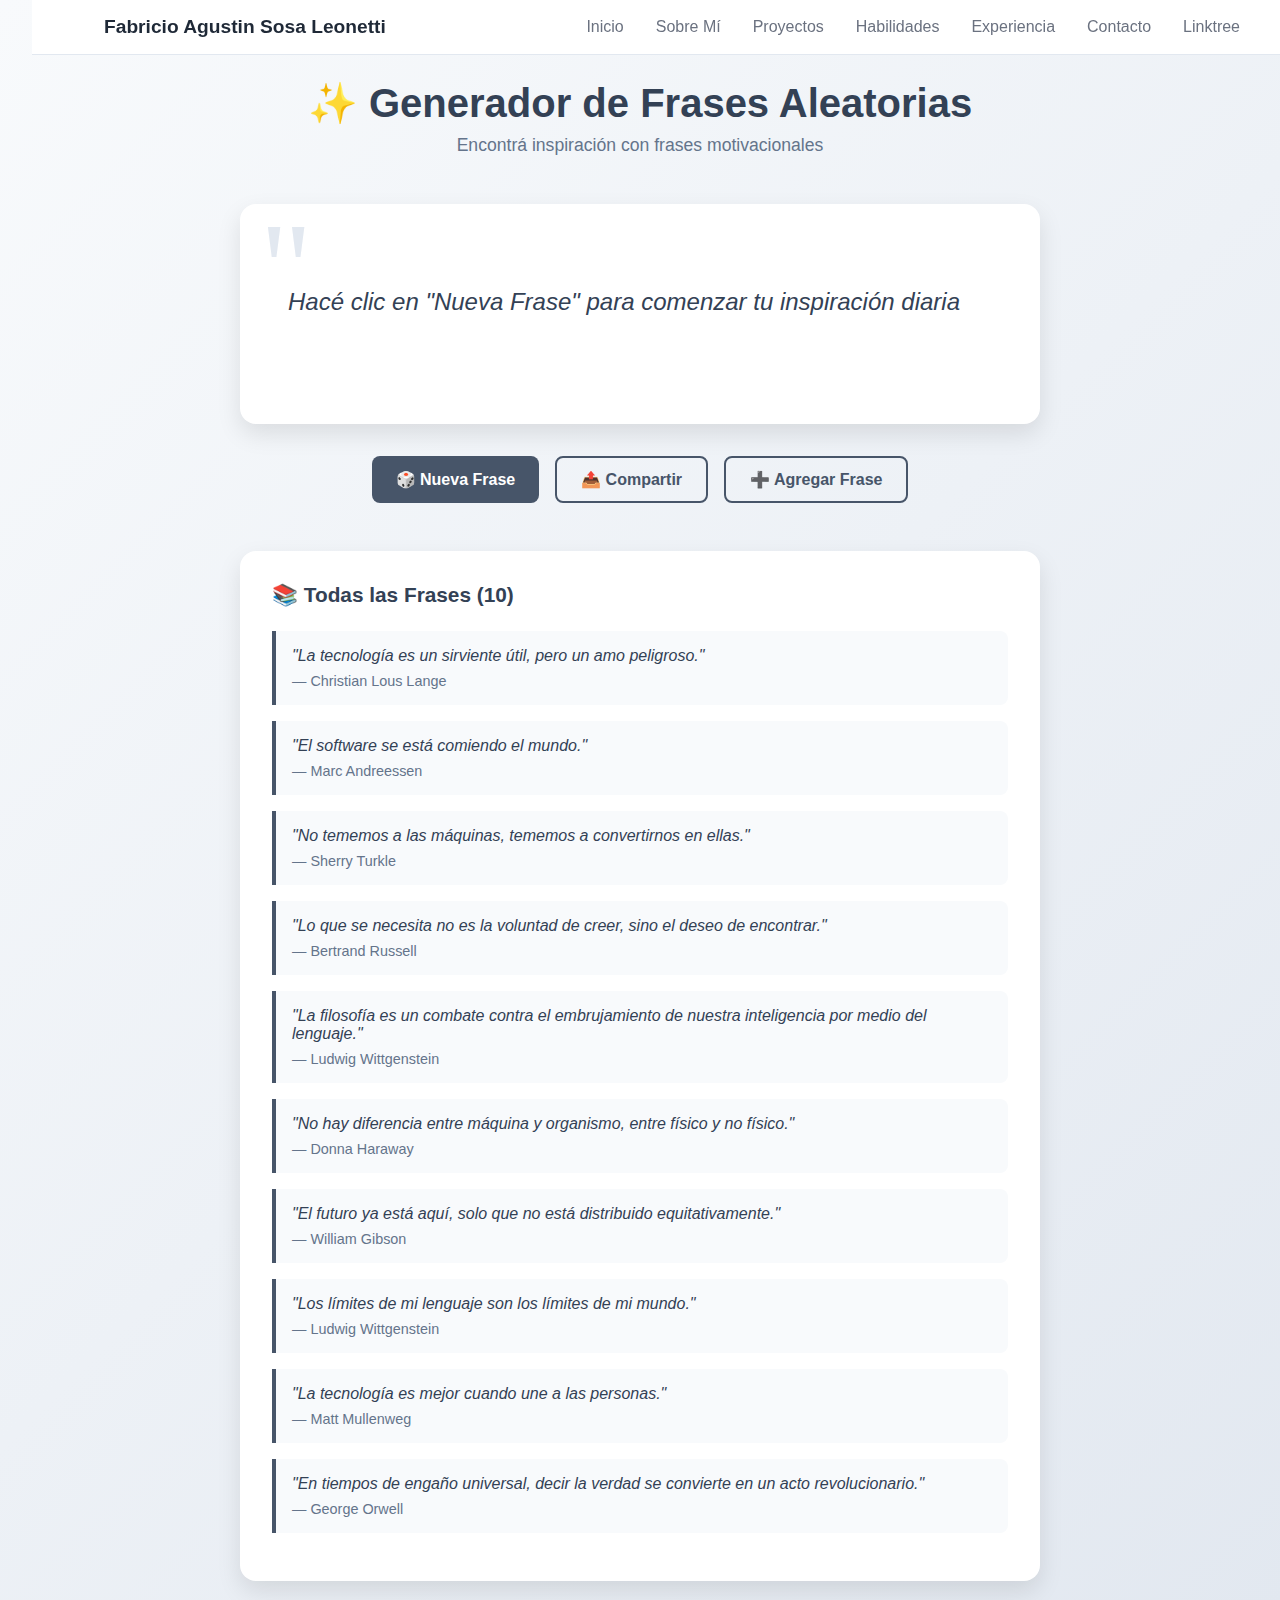
<file: generador-frases.html>
<!DOCTYPE html>
<html lang="es-AR">
<head>
    <meta charset="UTF-8">
    <meta name="viewport" content="width=device-width, initial-scale=1.0">
    <title>Generador de Frases Aleatorias</title>
    <link rel="icon" href="Icono/wind.png" type="image/x-icon">
    <link rel="stylesheet" href="generador-frases-styles.css">
</head>
<body>
    <!-- Navegación -->
    <nav class="barra-navegacion">
        <div class="contenedor-navegacion">
            <div class="logo-navegacion">
                <a href="index.html" style="text-decoration: none; color: inherit;">Fabricio Agustin Sosa Leonetti</a>
            </div>
            <ul class="menu-navegacion" id="menuNavegacion">
                <li><a href="index.html#inicio">Inicio</a></li>
                <li><a href="index.html#sobre-mi">Sobre Mí</a></li>
                <li><a href="index.html#proyectos">Proyectos</a></li>
                <li><a href="index.html#habilidades">Habilidades</a></li>
                <li><a href="index.html#experiencia">Experiencia</a></li>
                <li><a href="index.html#contacto">Contacto</a></li>
                <li><a href="https://fsosaleonetti.github.io/linktree/" target="_blank">Linktree</a></li>
            </ul>
            <div class="menu-movil" id="menuMovil">
                <span></span>
                <span></span>
                <span></span>
            </div>
        </div>
    </nav>

    <div class="contenedor">
        <div class="encabezado">
            <h1>✨ Generador de Frases Aleatorias</h1>
            <p>Encontrá inspiración con frases motivacionales</p>
        </div>

        <div class="contenedor-frase" id="contenedorFrase">
            <div class="texto-frase" id="textoFrase">
                Hacé clic en "Nueva Frase" para comenzar tu inspiración diaria
            </div>
            <div class="autor-frase" id="autorFrase" style="display: none;">
                Autor
            </div>
        </div>

        <div class="controles">
            <button class="boton boton-primario" id="botonNuevaFrase">
                🎲 Nueva Frase
            </button>
            <button class="boton boton-secundario" id="botonCompartir">
                📤 Compartir
            </button>
            <button class="boton boton-secundario" id="botonAlternarAgregar">
                ➕ Agregar Frase
            </button>
        </div>

        <div class="seccion-agregar-frase" id="seccionAgregarFrase" style="display: none;">
            <h3>Agregar Nueva Frase</h3>
            <form id="formularioAgregarFrase">
                <div class="grupo-formulario">
                    <label for="nuevoTextoFrase">Frase:</label>
                    <textarea id="nuevoTextoFrase" placeholder="Escribí acá la frase motivacional..." required></textarea>
                </div>
                <div class="grupo-formulario">
                    <label for="nuevoAutorFrase">Autor:</label>
                    <input type="text" id="nuevoAutorFrase" placeholder="Nombre del autor" required>
                </div>
                <button type="submit" class="boton boton-primario">
                    💾 Guardar Frase
                </button>
            </form>
        </div>

        <div class="lista-frases">
            <h3>📚 Todas las Frases (<span id="contadorFrases">0</span>)</h3>
            <div id="listaFrases"></div>
        </div>
    </div>

    <script>
        class GeneradorFrases {
            constructor() {
                this.frases = [
                    {
                        cita: "La tecnología es un sirviente útil, pero un amo peligroso.",
                        autor: "Christian Lous Lange"
                    },
                    {
                        cita: "El software se está comiendo el mundo.",
                        autor: "Marc Andreessen"
                    },
                    {
                        cita: "No tememos a las máquinas, tememos a convertirnos en ellas.",
                        autor: "Sherry Turkle"
                    },
                    {
                        cita: "Lo que se necesita no es la voluntad de creer, sino el deseo de encontrar.",
                        autor: "Bertrand Russell"
                    },
                    {
                        cita: "La filosofía es un combate contra el embrujamiento de nuestra inteligencia por medio del lenguaje.",
                        autor: "Ludwig Wittgenstein"
                    },
                    {
                        cita: "No hay diferencia entre máquina y organismo, entre físico y no físico.",
                        autor: "Donna Haraway"
                    },
                    {
                        cita: "El futuro ya está aquí, solo que no está distribuido equitativamente.",
                        autor: "William Gibson"
                    },
                    {
                        cita: "Los límites de mi lenguaje son los límites de mi mundo.",
                        autor: "Ludwig Wittgenstein"
                    },
                    {
                        cita: "La tecnología es mejor cuando une a las personas.",
                        autor: "Matt Mullenweg"
                    },
                    {
                        cita: "En tiempos de engaño universal, decir la verdad se convierte en un acto revolucionario.",
                        autor: "George Orwell"
                    }
                ];
                
                this.indiceFraseActual = -1;
                this.cargarFrasesDelAlmacenamiento();
                this.inicializarEventos();
                this.actualizarListaFrases();
                this.actualizarContadorFrases();
            }

            cargarFrasesDelAlmacenamiento() {
                const frasesGuardadas = localStorage.getItem('frasesPersonalizadas');
                if (frasesGuardadas) {
                    const frasesPersonalizadas = JSON.parse(frasesGuardadas);
                    this.frases = [...this.frases, ...frasesPersonalizadas];
                }
            }

            guardarFrasesEnAlmacenamiento() {
                const frasesPersonalizadas = this.frases.slice(10); // Solo guardar las frases personalizadas
                localStorage.setItem('frasesPersonalizadas', JSON.stringify(frasesPersonalizadas));
            }

            inicializarEventos() {
                document.getElementById('botonNuevaFrase').addEventListener('click', () => {
                    this.mostrarFraseAleatoria();
                });

                document.getElementById('botonCompartir').addEventListener('click', () => {
                    this.compartirFrase();
                });

                document.getElementById('botonAlternarAgregar').addEventListener('click', () => {
                    this.alternarSeccionAgregar();
                });

                document.getElementById('formularioAgregarFrase').addEventListener('submit', (e) => {
                    e.preventDefault();
                    this.agregarNuevaFrase();
                });

                // Mostrar una frase aleatoria al cargar
                setTimeout(() => this.mostrarFraseAleatoria(), 1000);
            }

            mostrarFraseAleatoria() {
                if (this.frases.length === 0) return;

                const contenedor = document.getElementById('contenedorFrase');
                contenedor.classList.add('cargando');

                setTimeout(() => {
                    let nuevoIndice;
                    do {
                        nuevoIndice = Math.floor(Math.random() * this.frases.length);
                    } while (nuevoIndice === this.indiceFraseActual && this.frases.length > 1);

                    this.indiceFraseActual = nuevoIndice;
                    const frase = this.frases[this.indiceFraseActual];

                    document.getElementById('textoFrase').textContent = frase.cita;
                    document.getElementById('autorFrase').textContent = frase.autor;
                    document.getElementById('autorFrase').style.display = 'block';

                    contenedor.classList.remove('cargando');
                    contenedor.classList.add('aparecer-gradual');

                    setTimeout(() => {
                        contenedor.classList.remove('aparecer-gradual');
                    }, 500);
                }, 300);
            }

            compartirFrase() {
                if (this.indiceFraseActual === -1) {
                    alert('Primero seleccioná una frase para compartir');
                    return;
                }

                const frase = this.frases[this.indiceFraseActual];
                const textoCompartir = `"${frase.cita}" - ${frase.autor}`;

                if (navigator.share) {
                    navigator.share({
                        title: 'Frase Inspiracional',
                        text: textoCompartir
                    });
                } else {
                    navigator.clipboard.writeText(textoCompartir).then(() => {
                        alert('¡Frase copiada al portapapeles!');
                    });
                }
            }

            alternarSeccionAgregar() {
                const seccion = document.getElementById('seccionAgregarFrase');
                const esVisible = seccion.style.display !== 'none';
                seccion.style.display = esVisible ? 'none' : 'block';
                
                const boton = document.getElementById('botonAlternarAgregar');
                boton.textContent = esVisible ? '➕ Agregar Frase' : '❌ Cerrar';
            }

            agregarNuevaFrase() {
                const texto = document.getElementById('nuevoTextoFrase').value.trim();
                const autor = document.getElementById('nuevoAutorFrase').value.trim();

                if (!texto || !autor) {
                    alert('Por favor, completá todos los campos');
                    return;
                }

                const nuevaFrase = { cita: texto, autor };
                this.frases.push(nuevaFrase);
                this.guardarFrasesEnAlmacenamiento();
                this.actualizarListaFrases();
                this.actualizarContadorFrases();

                // Limpiar formulario
                document.getElementById('formularioAgregarFrase').reset();
                
                // Cerrar sección
                this.alternarSeccionAgregar();

                alert('¡Frase agregada exitosamente!');
            }

            eliminarFrase(indice) {
                if (indice < 10) {
                    alert('No podés eliminar las frases predeterminadas');
                    return;
                }

                if (confirm('¿Estás seguro de que querés eliminar esta frase?')) {
                    this.frases.splice(indice, 1);
                    this.guardarFrasesEnAlmacenamiento();
                    this.actualizarListaFrases();
                    this.actualizarContadorFrases();
                }
            }

            actualizarListaFrases() {
                const contenedorLista = document.getElementById('listaFrases');
                contenedorLista.innerHTML = '';

                this.frases.forEach((frase, indice) => {
                    const elementoFrase = document.createElement('div');
                    elementoFrase.className = 'elemento-frase';
                    
                    elementoFrase.innerHTML = `
                        <div class="texto-elemento-frase">"${frase.cita}"</div>
                        <div class="autor-elemento-frase">— ${frase.autor}</div>
                        ${indice >= 10 ? `<button class="boton-eliminar" onclick="generadorFrases.eliminarFrase(${indice})">×</button>` : ''}
                    `;
                    
                    contenedorLista.appendChild(elementoFrase);
                });
            }

            actualizarContadorFrases() {
                document.getElementById('contadorFrases').textContent = this.frases.length;
            }
        }

        // Inicializar la aplicación
        const generadorFrases = new GeneradorFrases();

        // Atajos de teclado
        document.addEventListener('keydown', (e) => {
            if (e.key === ' ' && e.target.tagName !== 'INPUT' && e.target.tagName !== 'TEXTAREA') {
                e.preventDefault();
                generadorFrases.mostrarFraseAleatoria();
            }
        });

        // Menú móvil
        const menuMovil = document.getElementById('menuMovil');
        const menuNavegacion = document.getElementById('menuNavegacion');

        if (menuMovil && menuNavegacion) {
            menuMovil.addEventListener('click', () => {
                menuMovil.classList.toggle('activo');
                menuNavegacion.classList.toggle('activo');
            });

            // Cerrar menú móvil al hacer clic en un enlace
            document.querySelectorAll('.menu-navegacion a').forEach(enlace => {
                enlace.addEventListener('click', () => {
                    menuMovil.classList.remove('activo');
                    menuNavegacion.classList.remove('activo');
                });
            });
        }
    </script>
</body>
</html>
</file>
<file: styles.css>
* {
  margin: 0;
  padding: 0;
  box-sizing: border-box;
}

body {
  font-family: "Segoe UI", Tahoma, Geneva, Verdana, sans-serif;
  line-height: 1.6;
  color: #333;
}

/* Navegación */
.barra-navegacion {
  position: fixed;
  top: 0;
  width: 100%;
  background: rgba(255, 255, 255, 0.9);
  backdrop-filter: blur(10px);
  z-index: 1000;
  border-bottom: 1px solid #e2e8f0;
  padding: 1rem 0;
}

.contenedor-navegacion {
  max-width: 1200px;
  margin: 0 auto;
  padding: 0 2rem;
  display: flex;
  justify-content: space-between;
  align-items: center;
}

.logo-navegacion {
  font-size: 1.2rem;
  font-weight: bold;
  color: #1f2937;
}

.menu-navegacion {
  display: flex;
  list-style: none;
  gap: 2rem;
}

.menu-navegacion a {
  text-decoration: none;
  color: #6b7280;
  font-weight: 500;
  transition: color 0.3s ease;
}

.menu-navegacion a:hover {
  color: #475569;
}

.menu-movil {
  display: none;
  flex-direction: column;
  cursor: pointer;
}

.menu-movil span {
  width: 25px;
  height: 3px;
  background: #1f2937;
  margin: 3px 0;
  transition: 0.3s;
}

/* Sección Principal */
.seccion-principal {
  min-height: 100vh;
  display: flex;
  align-items: center;
  justify-content: center;
  background: linear-gradient(135deg, #f8fafc 0%, #e0f2fe 50%, #f1f5f9 100%);
  padding: 2rem;
}

.contenedor-principal {
  max-width: 1200px;
  display: grid;
  grid-template-columns: 1fr 1fr;
  gap: 4rem;
  align-items: center;
}

.contenido-principal {
  text-align: left;
}

.saludo-principal {
  font-size: 1.2rem;
  color: #6b7280;
  margin-bottom: 1rem;
}

.titulo-principal {
  font-size: 3.5rem;
  font-weight: bold;
  color: #1f2937;
  margin-bottom: 1rem;
  line-height: 1.2;
}

.titulo-principal .resaltado {
  color: #475569;
}

.subtitulo-principal {
  font-size: 1.8rem;
  font-weight: 600;
  color: #4b5563;
  margin-bottom: 1.5rem;
}

.descripcion-principal {
  font-size: 1.1rem;
  color: #6b7280;
  margin-bottom: 2rem;
  max-width: 600px;
  line-height: 1.7;
}

.botones-principales {
  display: flex;
  gap: 1rem;
  flex-wrap: wrap;
}

.boton {
  padding: 12px 24px;
  border: none;
  border-radius: 8px;
  font-size: 1rem;
  font-weight: 600;
  cursor: pointer;
  transition: all 0.3s ease;
  text-decoration: none;
  display: inline-flex;
  align-items: center;
  gap: 0.5rem;
}

.boton-primario {
  background: #475569;
  color: white;
}

.boton-primario:hover {
  background: #334155;
  transform: translateY(-2px);
}

.boton-secundario {
  background: transparent;
  color: #475569;
  border: 2px solid #475569;
}

.boton-secundario:hover {
  background: #475569;
  color: white;
  transform: translateY(-2px);
}

.boton-terciario {
  background: #059669;
  color: white;
  border: 2px solid #059669;
}

.boton-terciario:hover {
  background: #047857;
  border-color: #047857;
  transform: translateY(-2px);
}

.imagen-principal {
  display: flex;
  justify-content: center;
  position: relative;
}

.avatar-principal {
  width: 320px;
  height: 320px;
  border-radius: 50%;
  border: 8px solid white;
  box-shadow: 0 20px 40px rgba(0, 0, 0, 0.1);
  object-fit: cover;
}

.insignia-principal {
  position: absolute;
  bottom: -10px;
  right: -10px;
  background: #475569;
  color: white;
  padding: 1rem;
  border-radius: 50%;
  box-shadow: 0 4px 12px rgba(0, 0, 0, 0.15);
}

/* Estilos de Sección */
.seccion {
  padding: 5rem 2rem;
}

.seccion-oscura {
  background: #1e293b;
  color: white;
}

.seccion-clara {
  background: linear-gradient(135deg, #f8fafc 0%, #e0f2fe 100%);
}

.contenedor {
  max-width: 1200px;
  margin: 0 auto;
}

.encabezado-seccion {
  text-align: center;
  margin-bottom: 4rem;
}

.titulo-seccion {
  font-size: 2.5rem;
  font-weight: bold;
  margin-bottom: 1rem;
}

.subtitulo-seccion {
  font-size: 1.2rem;
  opacity: 0.8;
  max-width: 600px;
  margin: 0 auto;
}

/* Tarjetas */
.cuadricula-tarjetas {
  display: grid;
  grid-template-columns: repeat(auto-fit, minmax(260px, 1fr));
  gap: 2rem;
  margin-bottom: 3rem;
}

.tarjeta {
  background: white;
  border-radius: 12px;
  padding: 2rem;
  box-shadow: 0 4px 15px rgba(0, 0, 0, 0.1);
  transition: transform 0.3s ease, box-shadow 0.3s ease;
}

.tarjeta:hover {
  transform: translateY(-5px);
  box-shadow: 0 8px 25px rgba(0, 0, 0, 0.15);
}

.tarjeta-oscura {
  background: #334155;
  color: white;
}

.icono-tarjeta {
  width: 64px;
  height: 64px;
  background: #475569;
  border-radius: 50%;
  display: flex;
  align-items: center;
  justify-content: center;
  margin: 0 auto 1rem;
  font-size: 2rem;
}

.titulo-tarjeta {
  font-size: 1.2rem;
  font-weight: 600;
  margin-bottom: 1rem;
  text-align: center;
}

.contenido-tarjeta {
  text-align: center;
  opacity: 0.9;
}

/* Habilidades */
.cuadricula-habilidades {
  display: grid;
  grid-template-columns: repeat(auto-fit, minmax(250px, 1fr));
  gap: 2rem;
  margin-bottom: 3rem;
}

.etiquetas-habilidades {
  display: flex;
  flex-wrap: wrap;
  gap: 0.5rem;
  margin-top: 1rem;
}

.etiqueta {
  background: #475569;
  color: white;
  padding: 0.5rem 1rem;
  border-radius: 20px;
  font-size: 0.9rem;
  font-weight: 500;
}

.etiqueta-contorno {
  background: transparent;
  border: 2px solid #94a3b8;
  color: #e2e8f0;
  padding: 0.7rem 1.5rem;
  font-size: 1rem;
  cursor: pointer;
  transition: all 0.3s ease;
}

.etiqueta-contorno:hover {
  background: #475569;
  color: white;
  border-color: #475569;
}

.cuadricula-habilidades .tarjeta h4 {
  color: #e2e8f0 !important;
  font-size: 1.1rem;
  margin-bottom: 1rem;
}

.habilidades-interpersonales {
  display: flex;
  flex-wrap: wrap;
  justify-content: center;
  gap: 1rem;
}

/* Experiencia */
.lista-experiencia {
  max-width: 800px;
  margin: 0 auto;
}

.elemento-experiencia {
  background: white;
  border-radius: 12px;
  padding: 2rem;
  margin-bottom: 2rem;
  box-shadow: 0 4px 15px rgba(0, 0, 0, 0.1);
}

.encabezado-experiencia {
  display: flex;
  justify-content: space-between;
  align-items: flex-start;
  margin-bottom: 1rem;
  flex-wrap: wrap;
  gap: 1rem;
}

.titulo-experiencia {
  font-size: 1.3rem;
  font-weight: 600;
  color: #1f2937;
}

.empresa-experiencia {
  color: #475569;
  font-weight: 600;
  margin-top: 0.25rem;
}

.meta-experiencia {
  text-align: right;
  color: #6b7280;
}

.periodo-experiencia {
  font-weight: 500;
  margin-bottom: 0.25rem;
}

.ubicacion-experiencia {
  font-size: 0.9rem;
  display: flex;
  align-items: center;
  gap: 0.25rem;
}

/* Proyectos */
.cuadricula-proyectos {
  display: grid;
  grid-template-columns: repeat(auto-fit, minmax(300px, 1fr));
  gap: 2rem;
}

.tarjeta-proyecto {
  background: #334155;
  color: white;
  border-radius: 12px;
  padding: 2rem;
  transition: transform 0.3s ease, box-shadow 0.3s ease;
}

.tarjeta-proyecto:hover {
  transform: translateY(-5px);
  box-shadow: 0 8px 25px rgba(0, 0, 0, 0.2);
}

.titulo-proyecto {
  font-size: 1.3rem;
  font-weight: 600;
  margin-bottom: 1rem;
}

.descripcion-proyecto {
  opacity: 0.9;
  margin-bottom: 1.5rem;
  line-height: 1.6;
}

.tecnologias-proyecto {
  display: flex;
  flex-wrap: wrap;
  gap: 0.5rem;
  margin-bottom: 1.5rem;
}

.etiqueta-tecnologia {
  background: #475569;
  color: white;
  padding: 0.4rem 0.8rem;
  border-radius: 15px;
  font-size: 0.85rem;
}

.enlace-proyecto {
  width: 100%;
  background: #475569;
  color: white;
  border: 2px solid #64748b;
  text-align: center;
  text-decoration: none;
}

.enlace-proyecto:hover {
  background: #64748b;
  color: white;
}

/* Contacto */
.cuadricula-contacto {
  display: grid;
  grid-template-columns: repeat(auto-fit, minmax(200px, 1fr));
  gap: 2rem;
  margin-bottom: 3rem;
}

.tarjeta-contacto {
  background: #334155;
  color: white;
  text-align: center;
  border-radius: 12px;
  padding: 2rem;
  cursor: pointer;
  transition: all 0.3s ease;
  text-decoration: none;
}

.tarjeta-contacto:hover {
  background: #475569;
  transform: translateY(-5px) scale(1.05);
  color: white;
}

.icono-contacto {
  width: 64px;
  height: 64px;
  background: #475569;
  border-radius: 50%;
  display: flex;
  align-items: center;
  justify-content: center;
  margin: 0 auto 1rem;
  font-size: 2rem;
  transition: background 0.3s ease;
}

.tarjeta-contacto:hover .icono-contacto {
  background: #64748b;
}

.titulo-contacto {
  font-size: 1.2rem;
  font-weight: 600;
  margin-bottom: 0.5rem;
}

.subtitulo-contacto {
  opacity: 0.8;
  font-size: 0.9rem;
}

/* Pie de página */
.pie-pagina {
  background: #334155;
  color: white;
  text-align: center;
  padding: 2rem;
}

.pie-pagina p {
  opacity: 0.8;
}

/* Responsivo */
@media (max-width: 768px) {
  .menu-movil {
    display: flex;
  }

  .menu-navegacion {
    position: fixed;
    left: -100%;
    top: 70px;
    flex-direction: column;
    background-color: white;
    width: 100%;
    text-align: center;
    transition: 0.3s;
    box-shadow: 0 10px 27px rgba(0, 0, 0, 0.05);
    padding: 2rem 0;
  }

  .menu-navegacion.activo {
    left: 0;
  }

  .contenedor-principal {
    grid-template-columns: 1fr;
    text-align: center;
    gap: 2rem;
  }

  .titulo-principal {
    font-size: 2.5rem;
  }

  .subtitulo-principal {
    font-size: 1.4rem;
  }

  .avatar-principal {
    width: 250px;
    height: 250px;
  }

  .seccion {
    padding: 3rem 1rem;
  }

  .titulo-seccion {
    font-size: 2rem;
  }

  .cuadricula-tarjetas {
    grid-template-columns: 1fr;
  }

  .encabezado-experiencia {
    flex-direction: column;
    align-items: flex-start;
  }

  .meta-experiencia {
    text-align: left;
  }

  .botones-principales {
    justify-content: center;
  }
}

@media (max-width: 480px) {
  .logo-navegacion {
    font-size: 1rem;
  }

  .titulo-principal {
    font-size: 2rem;
  }

  .subtitulo-principal {
    font-size: 1.2rem;
  }

  .titulo-seccion {
    font-size: 1.8rem;
  }

  .cuadricula-proyectos {
    grid-template-columns: 1fr;
  }

  .cuadricula-contacto {
    grid-template-columns: repeat(2, 1fr);
  }
}

/* Animaciones */
.aparecer-gradual {
  opacity: 0;
  transform: translateY(30px);
  transition: all 0.6s ease;
}

.aparecer-gradual.visible {
  opacity: 1;
  transform: translateY(0);
}

/* Desplazamiento suave */
html {
  scroll-behavior: smooth;
}

/* Estilos específicos para la cuadrícula de educación */
.cuadricula-educacion {
  grid-template-columns: repeat(auto-fit, minmax(400px, 1fr));
}

@media (max-width: 900px) {
  .cuadricula-educacion {
    grid-template-columns: 1fr;
  }
}
</file>
<file: calculadora-styles.css>
* {
  margin: 0;
  padding: 0;
  box-sizing: border-box;
}

body {
  font-family: 'Segoe UI', Tahoma, Geneva, Verdana, sans-serif;
  background: linear-gradient(135deg, #f8fafc 0%, #e2e8f0 100%);
  min-height: 100vh;
  padding: 80px 1rem 2rem 1rem;
  display: flex;
  align-items: center;
  justify-content: center;
}

.contenedor {
  max-width: 1000px;
  width: 100%;
  display: grid;
  grid-template-columns: 1fr 300px;
  gap: 2rem;
  align-items: start;
}

.seccion-calculadora {
  display: flex;
  flex-direction: column;
  align-items: center;
}

.encabezado {
  text-align: center;
  margin-bottom: 2rem;
}

.encabezado h1 {
  font-size: 2.5rem;
  color: #334155;
  margin-bottom: 0.5rem;
}

.encabezado p {
  color: #64748b;
  font-size: 1.1rem;
}

.calculadora {
  background: white;
  border-radius: 20px;
  padding: 2rem;
  box-shadow: 0 20px 40px rgba(0,0,0,0.1);
  width: 100%;
  max-width: 400px;
}

.pantalla {
  background: #f8fafc;
  border: 2px solid #e2e8f0;
  border-radius: 12px;
  padding: 1.5rem;
  margin-bottom: 1.5rem;
  text-align: right;
  min-height: 80px;
  display: flex;
  flex-direction: column;
  justify-content: center;
}

.pantalla-anterior {
  font-size: 0.9rem;
  color: #64748b;
  margin-bottom: 0.5rem;
  min-height: 20px;
}

.pantalla-actual {
  font-size: 2rem;
  font-weight: 600;
  color: #334155;
  word-wrap: break-word;
  word-break: break-all;
}

.botones {
  display: grid;
  grid-template-columns: repeat(4, 1fr);
  gap: 1rem;
}

.boton {
  border: none;
  border-radius: 12px;
  font-size: 1.2rem;
  font-weight: 600;
  cursor: pointer;
  transition: all 0.2s ease;
  height: 60px;
  display: flex;
  align-items: center;
  justify-content: center;
  user-select: none;
}

.boton:hover {
  transform: translateY(-2px);
  box-shadow: 0 4px 12px rgba(0,0,0,0.15);
}

.boton:active {
  transform: translateY(0);
}

.boton-numero {
  background: #f1f5f9;
  color: #334155;
  border: 2px solid #e2e8f0;
}

.boton-numero:hover {
  background: #e2e8f0;
  border-color: #cbd5e1;
}

.boton-operador {
  background: #475569;
  color: white;
}

.boton-operador:hover {
  background: #334155;
}

.boton-operador.activo {
  background: #1e293b;
  box-shadow: inset 0 2px 4px rgba(0,0,0,0.2);
}

.boton-limpiar {
  background: #ef4444;
  color: white;
}

.boton-limpiar:hover {
  background: #dc2626;
}

.boton-igual {
  background: #10b981;
  color: white;
}

.boton-igual:hover {
  background: #059669;
}

.boton-expandir-2 {
  grid-column: span 2;
}

.seccion-historial {
  background: white;
  border-radius: 20px;
  padding: 1.5rem;
  box-shadow: 0 10px 25px rgba(0,0,0,0.1);
  height: fit-content;
}

.encabezado-historial {
  display: flex;
  justify-content: space-between;
  align-items: center;
  margin-bottom: 1rem;
  padding-bottom: 1rem;
  border-bottom: 2px solid #f1f5f9;
}

.titulo-historial {
  font-size: 1.3rem;
  font-weight: 600;
  color: #334155;
}

.limpiar-historial {
  background: #ef4444;
  color: white;
  border: none;
  padding: 0.5rem 1rem;
  border-radius: 8px;
  font-size: 0.9rem;
  cursor: pointer;
  transition: background 0.2s ease;
}

.limpiar-historial:hover {
  background: #dc2626;
}

.lista-historial {
  max-height: 400px;
  overflow-y: auto;
}

.elemento-historial {
  padding: 0.8rem;
  margin-bottom: 0.5rem;
  background: #f8fafc;
  border-radius: 8px;
  border-left: 4px solid #475569;
  cursor: pointer;
  transition: all 0.2s ease;
}

.elemento-historial:hover {
  background: #f1f5f9;
  transform: translateX(5px);
}

.expresion-historial {
  font-size: 0.9rem;
  color: #64748b;
  margin-bottom: 0.2rem;
}

.resultado-historial {
  font-size: 1.1rem;
  font-weight: 600;
  color: #334155;
}

.sin-historial {
  text-align: center;
  color: #94a3b8;
  font-style: italic;
  padding: 2rem;
}

.sugerencia-teclado {
  margin-top: 1rem;
  padding: 1rem;
  background: #f8fafc;
  border-radius: 12px;
  border: 2px solid #e2e8f0;
}

.sugerencia-teclado h4 {
  color: #334155;
  margin-bottom: 0.5rem;
  font-size: 1rem;
}

.sugerencia-teclado p {
  color: #64748b;
  font-size: 0.9rem;
  line-height: 1.4;
}

.error {
  color: #ef4444 !important;
  animation: sacudir 0.5s ease-in-out;
}

@keyframes sacudir {
  0%, 100% { transform: translateX(0); }
  25% { transform: translateX(-5px); }
  75% { transform: translateX(5px); }
}

/* Responsivo */
@media (max-width: 768px) {
  .contenedor {
      grid-template-columns: 1fr;
      gap: 1.5rem;
  }

  .encabezado h1 {
      font-size: 2rem;
  }

  .calculadora {
      max-width: none;
  }

  .pantalla-actual {
      font-size: 1.5rem;
  }

  .boton {
      height: 50px;
      font-size: 1rem;
  }

  .botones {
      gap: 0.8rem;
  }
}

@media (max-width: 480px) {
  body {
      padding: 1rem 0.5rem;
  }

  .calculadora {
      padding: 1.5rem;
  }

  .pantalla {
      padding: 1rem;
      min-height: 70px;
  }

  .pantalla-actual {
      font-size: 1.3rem;
  }

  .boton {
      height: 45px;
      font-size: 0.9rem;
  }

  .botones {
      gap: 0.6rem;
  }
}

/* Scrollbar personalizado */
.lista-historial::-webkit-scrollbar {
  width: 6px;
}

.lista-historial::-webkit-scrollbar-track {
  background: #f1f5f9;
  border-radius: 3px;
}

.lista-historial::-webkit-scrollbar-thumb {
  background: #cbd5e1;
  border-radius: 3px;
}

.lista-historial::-webkit-scrollbar-thumb:hover {
  background: #94a3b8;
}

/* Navegación */
.barra-navegacion {
  position: fixed;
  top: 0;
  width: 100%;
  background: rgba(255, 255, 255, 0.95);
  backdrop-filter: blur(10px);
  z-index: 1000;
  border-bottom: 1px solid #e2e8f0;
  padding: 1rem 0;
}

.contenedor-navegacion {
  max-width: 1200px;
  margin: 0 auto;
  padding: 0 2rem;
  display: flex;
  justify-content: space-between;
  align-items: center;
}

.logo-navegacion {
  font-size: 1.2rem;
  font-weight: bold;
  color: #1f2937;
}

.menu-navegacion {
  display: flex;
  list-style: none;
  gap: 2rem;
}

.menu-navegacion a {
  text-decoration: none;
  color: #6b7280;
  font-weight: 500;
  transition: color 0.3s ease;
}

.menu-navegacion a:hover {
  color: #475569;
}

.menu-movil {
  display: none;
  flex-direction: column;
  cursor: pointer;
}

.menu-movil span {
  width: 25px;
  height: 3px;
  background: #1f2937;
  margin: 3px 0;
  transition: 0.3s;
}

@media (max-width: 768px) {
  .menu-movil {
      display: flex;
  }

  .menu-navegacion {
      position: fixed;
      left: -100%;
      top: 70px;
      flex-direction: column;
      background-color: white;
      width: 100%;
      text-align: center;
      transition: 0.3s;
      box-shadow: 0 10px 27px rgba(0, 0, 0, 0.05);
      padding: 2rem 0;
  }

  .menu-navegacion.activo {
      left: 0;
  }

  .logo-navegacion {
      font-size: 1rem;
  }
}
</file>
<file: generador-citas-styles.css>
* {
  margin: 0;
  padding: 0;
  box-sizing: border-box;
}

body {
  font-family: 'Segoe UI', Tahoma, Geneva, Verdana, sans-serif;
  background: linear-gradient(135deg, #f8fafc 0%, #e2e8f0 100%);
  min-height: 100vh;
  padding: 2rem;
}

.contenedor {
  max-width: 800px;
  margin: 0 auto;
}

.encabezado {
  text-align: center;
  margin-bottom: 3rem;
}

.encabezado h1 {
  font-size: 2.5rem;
  color: #334155;
  margin-bottom: 0.5rem;
}

.encabezado p {
  color: #64748b;
  font-size: 1.1rem;
}

.contenedor-cita {
  background: white;
  border-radius: 16px;
  padding: 3rem;
  box-shadow: 0 10px 25px rgba(0,0,0,0.1);
  margin-bottom: 2rem;
  position: relative;
  overflow: hidden;
}

.contenedor-cita::before {
  content: '"';
  position: absolute;
  top: -10px;
  left: 20px;
  font-size: 8rem;
  color: #e2e8f0;
  font-family: serif;
  z-index: 1;
}

.texto-cita {
  font-size: 1.5rem;
  line-height: 1.6;
  color: #334155;
  margin-bottom: 1.5rem;
  position: relative;
  z-index: 2;
  font-style: italic;
  min-height: 100px;
  display: flex;
  align-items: center;
}

.autor-cita {
  font-size: 1.1rem;
  color: #64748b;
  text-align: right;
  font-weight: 600;
  position: relative;
  z-index: 2;
}

.autor-cita::before {
  content: '— ';
}

.controles {
  display: flex;
  gap: 1rem;
  justify-content: center;
  margin-bottom: 3rem;
  flex-wrap: wrap;
}

.boton {
  padding: 12px 24px;
  border: none;
  border-radius: 8px;
  font-size: 1rem;
  font-weight: 600;
  cursor: pointer;
  transition: all 0.3s ease;
  display: flex;
  align-items: center;
  gap: 0.5rem;
}

.boton-primario {
  background-color: #475569;
  color: white;
}

.boton-primario:hover {
  background-color: #334155;
  transform: translateY(-2px);
  box-shadow: 0 4px 12px rgba(71, 85, 105, 0.3);
}

.boton-secundario {
  background-color: transparent;
  color: #475569;
  border: 2px solid #475569;
}

.boton-secundario:hover {
  background-color: #475569;
  color: white;
  transform: translateY(-2px);
}

.seccion-agregar-cita {
  background: white;
  border-radius: 16px;
  padding: 2rem;
  box-shadow: 0 10px 25px rgba(0,0,0,0.1);
  margin-bottom: 2rem;
}

.seccion-agregar-cita h3 {
  color: #334155;
  margin-bottom: 1.5rem;
  font-size: 1.3rem;
}

.grupo-formulario {
  margin-bottom: 1.5rem;
}

.grupo-formulario label {
  display: block;
  margin-bottom: 0.5rem;
  color: #475569;
  font-weight: 600;
}

.grupo-formulario input,
.grupo-formulario textarea {
  width: 100%;
  padding: 12px;
  border: 2px solid #e2e8f0;
  border-radius: 8px;
  font-size: 1rem;
  transition: border-color 0.3s ease;
}

.grupo-formulario input:focus,
.grupo-formulario textarea:focus {
  outline: none;
  border-color: #475569;
}

.grupo-formulario textarea {
  resize: vertical;
  min-height: 100px;
}

.lista-citas {
  background: white;
  border-radius: 16px;
  padding: 2rem;
  box-shadow: 0 10px 25px rgba(0,0,0,0.1);
}

.lista-citas h3 {
  color: #334155;
  margin-bottom: 1.5rem;
  font-size: 1.3rem;
}

.elemento-cita {
  padding: 1rem;
  border-left: 4px solid #475569;
  background: #f8fafc;
  margin-bottom: 1rem;
  border-radius: 0 8px 8px 0;
  position: relative;
}

.texto-elemento-cita {
  font-style: italic;
  color: #334155;
  margin-bottom: 0.5rem;
}

.autor-elemento-cita {
  color: #64748b;
  font-size: 0.9rem;
}

.boton-eliminar {
  position: absolute;
  top: 10px;
  right: 10px;
  background: #ef4444;
  color: white;
  border: none;
  border-radius: 50%;
  width: 24px;
  height: 24px;
  cursor: pointer;
  font-size: 12px;
  display: flex;
  align-items: center;
  justify-content: center;
}

.boton-eliminar:hover {
  background: #dc2626;
}

.cargando {
  opacity: 0.6;
  pointer-events: none;
}

.aparecer-gradual {
  animation: aparecerGradual 0.5s ease-in;
}

@keyframes aparecerGradual {
  from { opacity: 0; transform: translateY(20px); }
  to { opacity: 1; transform: translateY(0); }
}

@media (max-width: 768px) {
  body {
      padding: 1rem;
  }
  
  .encabezado h1 {
      font-size: 2rem;
  }
  
  .contenedor-cita {
      padding: 2rem;
  }
  
  .texto-cita {
      font-size: 1.2rem;
  }
  
  .controles {
      flex-direction: column;
      align-items: center;
  }
}
</file>
<file: generador-frases-styles.css>
* {
  margin: 0;
  padding: 0;
  box-sizing: border-box;
}

body {
  font-family: 'Segoe UI', Tahoma, Geneva, Verdana, sans-serif;
  background: linear-gradient(135deg, #f8fafc 0%, #e2e8f0 100%);
  min-height: 100vh;
  padding: 80px 2rem 2rem 2rem;
}

.contenedor {
  max-width: 800px;
  margin: 0 auto;
}

.encabezado {
  text-align: center;
  margin-bottom: 3rem;
}

.encabezado h1 {
  font-size: 2.5rem;
  color: #334155;
  margin-bottom: 0.5rem;
}

.encabezado p {
  color: #64748b;
  font-size: 1.1rem;
}

.contenedor-frase {
  background: white;
  border-radius: 16px;
  padding: 3rem;
  box-shadow: 0 10px 25px rgba(0,0,0,0.1);
  margin-bottom: 2rem;
  position: relative;
  overflow: hidden;
}

.contenedor-frase::before {
  content: '"';
  position: absolute;
  top: -10px;
  left: 20px;
  font-size: 8rem;
  color: #e2e8f0;
  font-family: serif;
  z-index: 1;
}

.texto-frase {
  font-size: 1.5rem;
  line-height: 1.6;
  color: #334155;
  margin-bottom: 1.5rem;
  position: relative;
  z-index: 2;
  font-style: italic;
  min-height: 100px;
  display: flex;
  align-items: center;
}

.autor-frase {
  font-size: 1.1rem;
  color: #64748b;
  text-align: right;
  font-weight: 600;
  position: relative;
  z-index: 2;
}

.autor-frase::before {
  content: '— ';
}

.controles {
  display: flex;
  gap: 1rem;
  justify-content: center;
  margin-bottom: 3rem;
  flex-wrap: wrap;
}

.boton {
  padding: 12px 24px;
  border: none;
  border-radius: 8px;
  font-size: 1rem;
  font-weight: 600;
  cursor: pointer;
  transition: all 0.3s ease;
  display: flex;
  align-items: center;
  gap: 0.5rem;
}

.boton-primario {
  background-color: #475569;
  color: white;
}

.boton-primario:hover {
  background-color: #334155;
  transform: translateY(-2px);
  box-shadow: 0 4px 12px rgba(71, 85, 105, 0.3);
}

.boton-secundario {
  background-color: transparent;
  color: #475569;
  border: 2px solid #475569;
}

.boton-secundario:hover {
  background-color: #475569;
  color: white;
  transform: translateY(-2px);
}

.seccion-agregar-frase {
  background: white;
  border-radius: 16px;
  padding: 2rem;
  box-shadow: 0 10px 25px rgba(0,0,0,0.1);
  margin-bottom: 2rem;
}

.seccion-agregar-frase h3 {
  color: #334155;
  margin-bottom: 1.5rem;
  font-size: 1.3rem;
}

.grupo-formulario {
  margin-bottom: 1.5rem;
}

.grupo-formulario label {
  display: block;
  margin-bottom: 0.5rem;
  color: #475569;
  font-weight: 600;
}

.grupo-formulario input,
.grupo-formulario textarea {
  width: 100%;
  padding: 12px;
  border: 2px solid #e2e8f0;
  border-radius: 8px;
  font-size: 1rem;
  transition: border-color 0.3s ease;
}

.grupo-formulario input:focus,
.grupo-formulario textarea:focus {
  outline: none;
  border-color: #475569;
}

.grupo-formulario textarea {
  resize: vertical;
  min-height: 100px;
}

.lista-frases {
  background: white;
  border-radius: 16px;
  padding: 2rem;
  box-shadow: 0 10px 25px rgba(0,0,0,0.1);
}

.lista-frases h3 {
  color: #334155;
  margin-bottom: 1.5rem;
  font-size: 1.3rem;
}

.elemento-frase {
  padding: 1rem;
  border-left: 4px solid #475569;
  background: #f8fafc;
  margin-bottom: 1rem;
  border-radius: 0 8px 8px 0;
  position: relative;
}

.texto-elemento-frase {
  font-style: italic;
  color: #334155;
  margin-bottom: 0.5rem;
}

.autor-elemento-frase {
  color: #64748b;
  font-size: 0.9rem;
}

.boton-eliminar {
  position: absolute;
  top: 10px;
  right: 10px;
  background: #ef4444;
  color: white;
  border: none;
  border-radius: 50%;
  width: 24px;
  height: 24px;
  cursor: pointer;
  font-size: 12px;
  display: flex;
  align-items: center;
  justify-content: center;
}

.boton-eliminar:hover {
  background: #dc2626;
}

.cargando {
  opacity: 0.6;
  pointer-events: none;
}

.aparecer-gradual {
  animation: aparecerGradual 0.5s ease-in;
}

@keyframes aparecerGradual {
  from { opacity: 0; transform: translateY(20px); }
  to { opacity: 1; transform: translateY(0); }
}

@media (max-width: 768px) {
  body {
      padding: 1rem;
  }
  
  .encabezado h1 {
      font-size: 2rem;
  }
  
  .contenedor-frase {
      padding: 2rem;
  }
  
  .texto-frase {
      font-size: 1.2rem;
  }
  
  .controles {
      flex-direction: column;
      align-items: center;
  }
}

/* Navegación */
.barra-navegacion {
  position: fixed;
  top: 0;
  width: 100%;
  background: rgba(255, 255, 255, 0.95);
  backdrop-filter: blur(10px);
  z-index: 1000;
  border-bottom: 1px solid #e2e8f0;
  padding: 1rem 0;
}

.contenedor-navegacion {
  max-width: 1200px;
  margin: 0 auto;
  padding: 0 2rem;
  display: flex;
  justify-content: space-between;
  align-items: center;
}

.logo-navegacion {
  font-size: 1.2rem;
  font-weight: bold;
  color: #1f2937;
}

.menu-navegacion {
  display: flex;
  list-style: none;
  gap: 2rem;
}

.menu-navegacion a {
  text-decoration: none;
  color: #6b7280;
  font-weight: 500;
  transition: color 0.3s ease;
}

.menu-navegacion a:hover {
  color: #475569;
}

.menu-movil {
  display: none;
  flex-direction: column;
  cursor: pointer;
}

.menu-movil span {
  width: 25px;
  height: 3px;
  background: #1f2937;
  margin: 3px 0;
  transition: 0.3s;
}

@media (max-width: 768px) {
  .menu-movil {
      display: flex;
  }

  .menu-navegacion {
      position: fixed;
      left: -100%;
      top: 70px;
      flex-direction: column;
      background-color: white;
      width: 100%;
      text-align: center;
      transition: 0.3s;
      box-shadow: 0 10px 27px rgba(0, 0, 0, 0.05);
      padding: 2rem 0;
  }

  .menu-navegacion.activo {
      left: 0;
  }

  .logo-navegacion {
      font-size: 1rem;
  }
}
</file>
